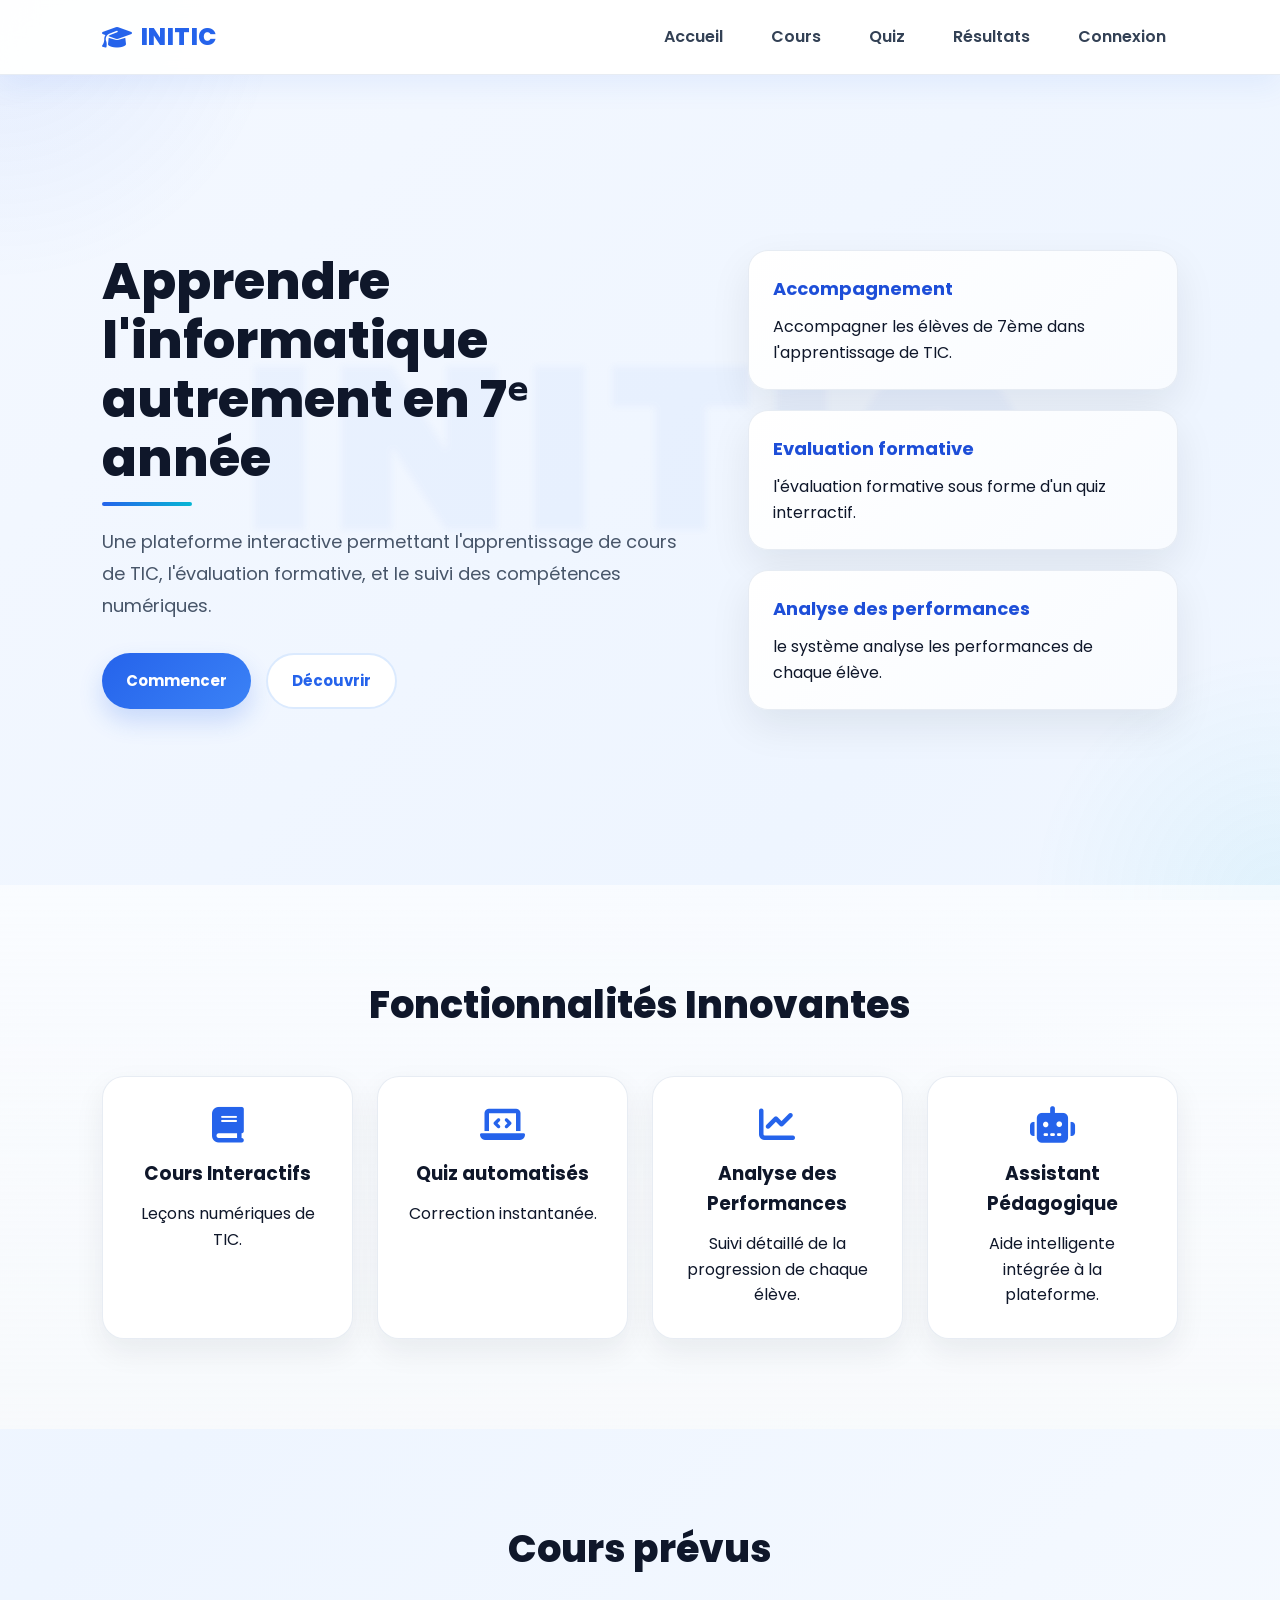
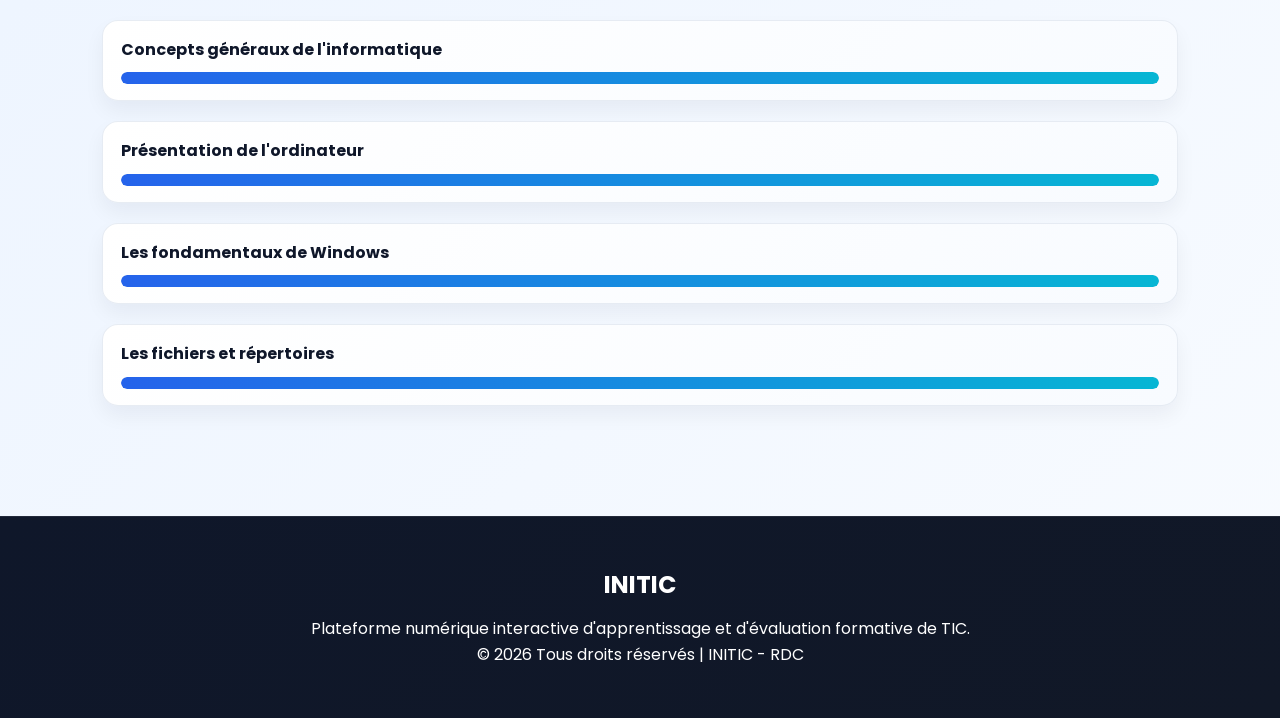
<file: Application/index.html>
<!DOCTYPE html>
<html lang="fr">

<head>
    <meta charset="UTF-8">
    <meta name="viewport" content="width=device-width, initial-scale=1.0">
    <title>INITIC - Plateforme d'apprentissage numérique</title>
    <base href="./">

    <link rel="stylesheet" href="CSS/responsive.css">
    <link rel="stylesheet" href="CSS/Style.css">

    <link rel="preconnect" href="https://fonts.googleapis.com">
    <link href="https://fonts.googleapis.com/css2?family=Poppins:wght@300;400;500;600;700&display=swap"
        rel="stylesheet">

    <link rel="stylesheet"
        href="https://cdnjs.cloudflare.com/ajax/libs/font-awesome/6.7.1/css/all.min.css">
</head>

<body onload="updateNavbar()">

    <!-- HEADER -->

    <header class="header">

        <div class="logo">
            <i class="fa-solid fa-graduation-cap"></i>
            INITIC
        </div>

        <nav aria-label="Navigation principale">
            <ul>
                <li><a href="index.html" title="Accueil" aria-label="Aller à l'accueil">Accueil</a></li>
                <li><a href="Cours.html" title="Mes cours" aria-label="Voir mes cours">Cours</a></li>
                <li><a href="Quiz.html" title="Quiz" aria-label="Accéder aux quiz">Quiz</a></li>
                <li><a href="Resultats.html" title="Résultats obtenus" aria-label="Voir mes résultats">Résultats</a></li>
                <li><a href="login.html" title="Se connecter" aria-label="Page de connexion">Connexion</a></li>
            </ul>
        </nav>

    </header>

    <!-- HERO -->

    <section class="hero">

        <div class="hero-left">

            <h1>
                Apprendre l'informatique autrement en 7ᵉ année
            </h1>

            <p>
                Une plateforme interactive permettant
                l'apprentissage de cours de TIC, l'évaluation formative,
                 et le suivi
                des compétences numériques.
            </p>

            <div class="hero-buttons">

                <a href="#" onclick="checkAccessAndNavigate('Cours.html'); return false;" class="btn-primary" aria-label="Commencer l'apprentissage" title="Commencer">
                    Commencer
                </a>

                <a href="#" onclick="checkAccessAndNavigate('Resultats.html'); return false;" class="btn-secondary" aria-label="Découvrir la plateforme" title="Découvrir">
                    Découvrir
                </a>

            </div>

        </div>

        <div class="hero-right">

            <div class="card-preview">

                <h3>Accompagnement</h3>

                <p>
                    Accompagner les élèves de 7ème dans l'apprentissage de TIC.
                </p>

            </div>

            <div class="card-preview">

                <h3>Evaluation formative</h3>

                <p>
                   l'évaluation formative sous forme d'un quiz interractif.
                </p>

            </div>

            <div class="card-preview">

                <h3>Analyse des performances</h3>

                <p>
                    le système analyse les performances de chaque élève.
                </p>

            </div>

        </div>

    </section>

    <!-- FONCTIONNALITÉS -->

    <section class="features">

        <h2>Fonctionnalités Innovantes</h2>

        <div class="feature-grid">

            <div class="feature-card">
                <i class="fa-solid fa-book"></i>
                <h3>Cours Interactifs</h3>
                <p>Leçons numériques de TIC.</p>
            </div>

            <div class="feature-card">
                <i class="fa-solid fa-laptop-code"></i>
                <h3>Quiz automatisés</h3>
                <p>Correction instantanée.</p>
            </div>

            <div class="feature-card">
                <i class="fa-solid fa-chart-line"></i>
                <h3>Analyse des Performances</h3>
                <p>Suivi détaillé de la progression de chaque élève.</p>
            </div>

            <div class="feature-card">
                <i class="fa-solid fa-robot"></i>
                <h3>Assistant Pédagogique</h3>
                <p>Aide intelligente intégrée à la plateforme.</p>
            </div>

        </div>

    </section>

    <!-- RÉSULTATS OBTENUS -->

    <section class="skills">

        <h2>Cours prévus</h2>

        <div class="skill-box">

            <div class="skill">
                <span>Concepts généraux de l'informatique</span>
                <div class="progress">
                    <div style="width:100%"></div>
                </div>
            </div>

            <div class="skill">
                <span>Présentation de l'ordinateur</span>
                <div class="progress">
                    <div style="width:100%"></div>
                </div>
            </div>

            <div class="skill">
                <span>Les fondamentaux de Windows</span>
                <div class="progress">
                    <div style="width:100%"></div>
                </div>
            </div>

            <div class="skill">
                <span>Les fichiers et répertoires</span>
                <div class="progress">
                    <div style="width:100%"></div>
                </div>
            </div>

        </div>

    </section>

    <!-- FOOTER -->

    <footer>

        <h3>INITIC</h3>

        <p>
            Plateforme numérique interactive d'apprentissage
            et d'évaluation formative de TIC.
        </p>

        <p>
            © 2026 Tous droits réservés | INITIC - RDC
        </p>

    </footer>

<script src="JavaScript/Protection.js"></script>
<script>
// Mise à jour dynamique de la navbar selon l'authentification
function updateNavbar() {
    const isConnected = localStorage.getItem('isConnected') === 'true';
    const navList = document.querySelector('nav ul');
    
    if (isConnected) {
        // Remplacer le lien "Connexion" par "Déconnexion"
        const connectionLink = navList.querySelector('li:last-child');
        connectionLink.innerHTML = '<a href="#" onclick="logout(); return false;" title="Se déconnecter" aria-label="Déconnexion">Déconnexion</a>';
        
        // Mettre à jour les liens pour qu'ils soient accessibles
        const coursLink = navList.querySelector('li:nth-child(2) a');
        const quizLink = navList.querySelector('li:nth-child(3) a');
        const resultsLink = navList.querySelector('li:nth-child(4) a');
        
        if (coursLink) coursLink.style.cursor = 'pointer';
        if (quizLink) quizLink.style.cursor = 'pointer';
        if (resultsLink) resultsLink.style.cursor = 'pointer';
    }
}

// Initialiser la navbar au chargement
document.addEventListener('DOMContentLoaded', function() {
    updateNavbar();
    if (typeof applyRoleNavigation === 'function') {
        applyRoleNavigation();
    }
    
    // Ajouter un listener pour les changements de connexion
    window.addEventListener('storage', function(e) {
        if (e.key === 'isConnected') {
            updateNavbar();
            if (typeof applyRoleNavigation === 'function') {
                applyRoleNavigation();
            }
        }
    });
});

// Redirection pour les boutons du hero si pas connecté
function checkAccessAndNavigate(url) {
    const isConnected = localStorage.getItem('isConnected') === 'true';
    if (!isConnected) {
        alert('Vous devez être connecté pour accéder à cette page. Veuillez vous connecter ou créer un compte.');
        window.location.href = 'login.html';
    } else {
        window.location.href = url;
    }
}
</script>

</body>

</html>
</file>
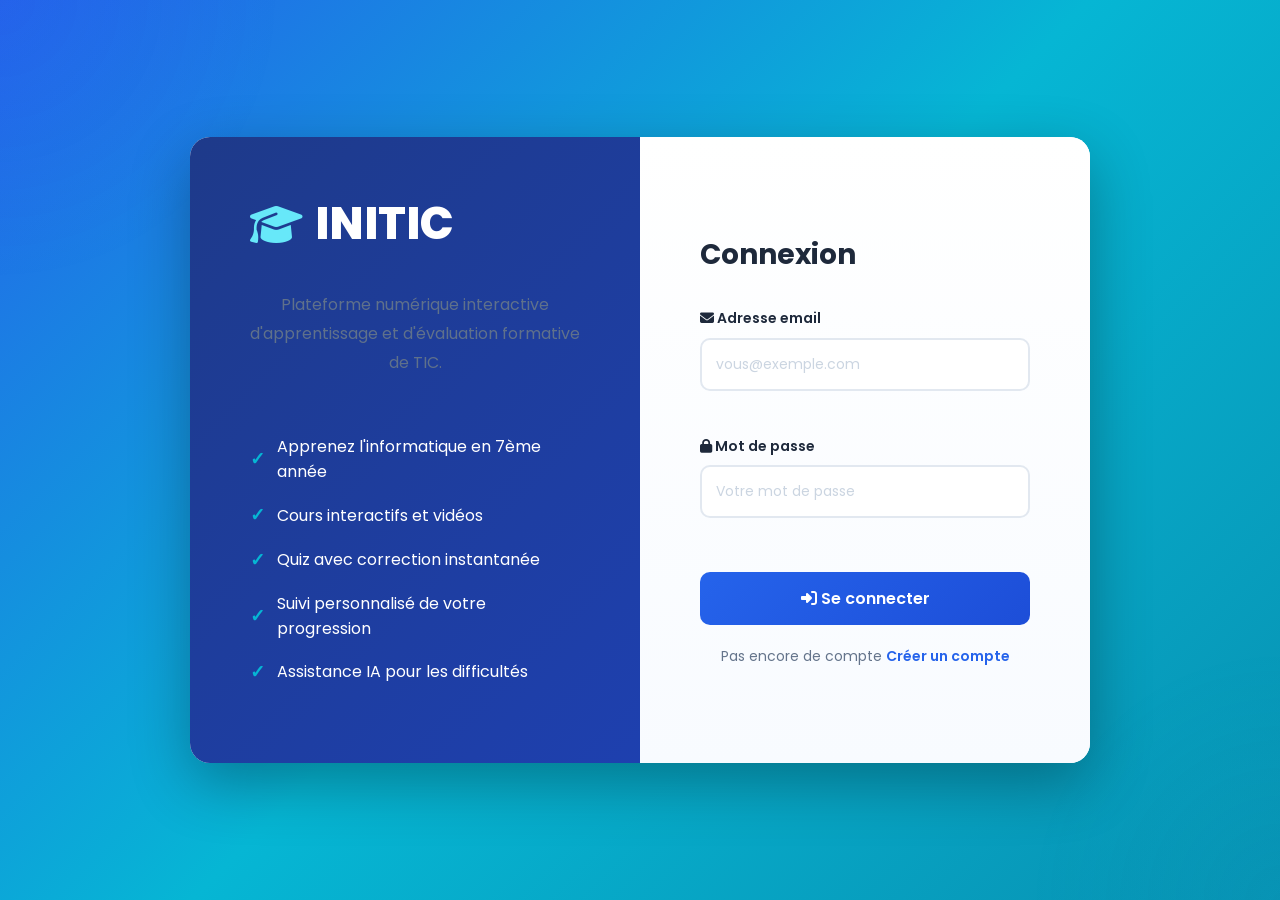
<file: Application/Assistant.html>
<!DOCTYPE html>
<html lang="fr">

<head>
<meta charset="UTF-8">
<meta name="viewport" content="width=device-width, initial-scale=1.0">

<title>Assistant IA | INITIC</title>

<link rel="stylesheet" href="CSS/responsive.css">
<link rel="stylesheet" href="CSS/Cours.css">

<link href="https://fonts.googleapis.com/css2?family=Poppins:wght@300;400;500;600;700&display=swap" rel="stylesheet">

<link rel="stylesheet" href="https://cdnjs.cloudflare.com/ajax/libs/font-awesome/6.7.1/css/all.min.css">

<style>
.assistant-container {
  max-width: 900px;
  margin: 0 auto;
  padding: 2rem 5%;
}

#chatBox {
  background: white;
  border-radius: 12px;
  padding: 1.5rem;
  margin-bottom: 1.5rem;
  height: 400px;
  overflow-y: auto;
  box-shadow: 0 2px 8px rgba(0,0,0,0.08);
  border: 1px solid #e2e8f0;
}

.message {
  margin-bottom: 1rem;
  display: flex;
  gap: 0.75rem;
  animation: slideIn 0.3s ease;
}

.message.bot {
  justify-content: flex-start;
}

.message.user {
  justify-content: flex-end;
}

.message-content {
  max-width: 70%;
  padding: 0.75rem 1rem;
  border-radius: 8px;
  line-height: 1.5;
  font-size: 14px;
}

.message.bot .message-content {
  background: #f1f5f9;
  color: #1e293b;
  border-left: 3px solid #2563eb;
}

.message.user .message-content {
  background: #2563eb;
  color: white;
}

@keyframes slideIn {
  from { opacity: 0; transform: translateY(10px); }
  to { opacity: 1; transform: translateY(0); }
}

@media (max-width: 768px) {
  #chatBox {
    height: 300px;
  }

  .message-content {
    max-width: 85%;
  }
}
</style>

</head>

<body onload="checkAuth(); updateHeaderWithStudentName();">

<!-- HEADER RESPONSIF -->
<header class="header-responsive" style="background: white; box-shadow: 0 2px 15px rgba(0,0,0,0.05); position: sticky; top: 0; z-index: 100; padding: 15px 5%;">

  <div style="display: flex; justify-content: space-between; align-items: center; width: 100%;">
    
    <!-- LOGO -->
    <div class="logo" style="font-size: 24px; font-weight: 700; color: #2563eb; flex-shrink: 0;">
      <i class="fa-solid fa-graduation-cap"></i> INITIC
    </div>

    <!-- HAMBURGER MENU (mobile) -->
    <button id="hamburger" class="hamburger" aria-label="Menu" style="display: none; background: none; border: none; cursor: pointer; font-size: 24px; color: #2563eb;">
      <i class="fa-solid fa-bars"></i>
    </button>

    <!-- NAVIGATION DESKTOP - centré avec flex-grow -->
    <nav id="navMenu" class="nav-menu" style="display: flex; gap: 3rem; flex-grow: 1; justify-content: center;">
      <a href="index.html" style="text-decoration: none; color: #334155; font-weight: 500; transition: 0.3s;">Accueil</a>
      <a href="Cours.html" style="text-decoration: none; color: #334155; font-weight: 500; transition: 0.3s;">Cours</a>
      <a href="Quiz.html" style="text-decoration: none; color: #334155; font-weight: 500; transition: 0.3s;">Quiz</a>
      <a href="Resultats.html" style="text-decoration: none; color: #334155; font-weight: 500; transition: 0.3s;">Résultats</a>
      <a href="Assistant.html" style="text-decoration: none; color: #2563eb; font-weight: 600; border-bottom: 3px solid #2563eb;">Assistant</a>
    </nav>

    <!-- PROFIL UTILISATEUR -->
    <div class="user-profile" style="display: flex; align-items: center; gap: 1rem; flex-shrink: 0;">
      <span class="user-icon" style="color: #334155; font-weight: 500;">👨‍🎓 Élève</span>
      <button class="logout-button" onclick="logout()">Déconnexion</button>
    </div>
  </div>

  <!-- NAV MOBILE (caché par défaut) -->
  <nav id="mobileNav" class="mobile-nav" style="display: none; flex-direction: column; gap: 1rem; margin-top: 1rem; padding-top: 1rem; border-top: 1px solid #e2e8f0;">
    <a href="index.html">Accueil</a>
    <a href="Cours.html">Cours</a>
    <a href="Quiz.html">Quiz</a>
    <a href="Resultats.html">Résultats</a>
    <a href="Assistant.html">Assistant</a>
    <button class="logout-button" onclick="logout()">Déconnexion</button>
  </nav>

</header>

<!-- CONTENU PRINCIPAL -->
<main class="assistant-container">

<!-- EN-TÊTE -->
<div style="background: linear-gradient(135deg, #10b981, #059669); color: white; border-radius: 15px; padding: 2rem; margin-bottom: 2rem;">
  <h1 style="font-size: clamp(24px, 5vw, 36px); margin-bottom: 0.5rem;">🤖 Assistant IA INITIC</h1>
  <p style="opacity: 0.95;">Votre tuteur personnel pour vous aider à réussir en informatique</p>
</div>

<!-- CHAT DISPLAY -->
<div id="chatBox" style="background: white; border-radius: 12px; padding: 1.5rem; margin-bottom: 1.5rem; height: 400px; overflow-y: auto; box-shadow: 0 2px 8px rgba(0,0,0,0.08); border: 1px solid #e2e8f0;">
</div>

<!-- INPUT AREA -->
<div style="display: flex; gap: 1rem; margin-bottom: 1rem;">
  <input type="text" id="userInput" placeholder="🔍 Posez une question..." style="flex: 1; padding: 0.75rem 1rem; border: 2px solid #e2e8f0; border-radius: 8px; font-family: 'Poppins', sans-serif; font-size: 14px;" onkeypress="if(event.key==='Enter') sendMessage();">
  <button onclick="sendMessage()" style="background: linear-gradient(135deg, #10b981, #059669); color: white; padding: 0.75rem 1.5rem; border: none; border-radius: 8px; cursor: pointer; font-weight: 600; font-family: 'Poppins', sans-serif;">Envoyer</button>
</div>

</main>

<script src="JavaScript/Protection.js"></script>

<script>
// Hamburger Menu
const hamburger = document.getElementById('hamburger');
const navMenu = document.getElementById('navMenu');
const mobileNav = document.getElementById('mobileNav');

function toggleMobileMenu() {
  if (window.innerWidth <= 768) {
    hamburger.style.display = 'inline-flex';
    navMenu.style.display = 'none';
    mobileNav.classList.remove('open');
  } else {
    hamburger.style.display = 'none';
    navMenu.style.display = 'flex';
    mobileNav.classList.remove('open');
  }
}

hamburger?.addEventListener('click', () => {
  mobileNav.classList.toggle('open');
});

window.addEventListener('resize', toggleMobileMenu);
toggleMobileMenu();

// Base de connaissances pédagogique enrichie avec contexte complet
const knowledgeBase = {
  "cpu": {
    keywords: ["cpu", "processeur", "unité centrale", "ghz", "fréquence"],
    answer: "🖥️ **CPU (Processeur Central)** - Le cœur de votre ordinateur qui exécute toutes les instructions.\n\n• **Rôle**: Effectuer les calculs et les opérations logiques\n• **Vitesse**: Mesurée en GHz (gigahertz)\n• **Cores**: Plus de cœurs = traitement multitâche meilleur\n• **Cache**: Mémoire rapide intégrée dans le CPU\n\n**Exemple**: Un CPU avec 8 cores à 3.5 GHz peut exécuter 8 opérations par cycle d'horloge."
  },
  "ram": {
    keywords: ["ram", "mémoire", "volatile", "go", "mb"],
    answer: "💾 **RAM (Mémoire Vive)** - Mémoire temporaire ultra-rapide de votre ordinateur.\n\n• **Type**: Volatile (données perdues à l'extinction)\n• **Vitesse**: Très rapide comparée au disque dur\n• **Rôle**: Stocke les programmes et données en cours d'utilisation\n• **Taille typique**: 8 Go, 16 Go ou 32 Go\n\n**Astuce**: Plus vous avez de RAM, plus votre ordinateur peut exécuter de programmes simultanément sans ralentir."
  },
  "internet": {
    keywords: ["internet", "web", "réseau", "connection", "adresse ip", "wifi"],
    answer: "🌐 **Internet et le Web** - Le réseau mondial connectant des milliards d'appareils.\n\n• **Internet**: Réseau global d'ordinateurs interconnectés\n• **Web (WWW)**: Application d'Internet utilisant le protocole HTTP/HTTPS\n• **Adresse IP**: Identifiant unique pour chaque appareil (ex: 192.168.1.1)\n• **Protocoles**: HTTP (pages web), HTTPS (sécurisé), FTP (fichiers)\n\n**Comment ça marche**: Vos données passent par des serveurs interconnectés pour atteindre leur destination via des câbles, satellites et ondes radio."
  },
  "sécurité": {
    keywords: ["sécurité", "virus", "antivirus", "password", "mot de passe", "firewall", "phishing"],
    answer: "🔒 **Sécurité Informatique** - Protégez vos données et votre vie privée.\n\n• **Mots de passe**: Au moins 8 caractères avec majuscules, chiffres et symboles\n• **Antivirus**: Détecte et supprime les logiciels malveillants\n• **Pare-feu (Firewall)**: Contrôle le trafic réseau entrant/sortant\n• **Mises à jour**: Corrigent les failles de sécurité\n• **Phishing**: Arnaque par email/SMS - ne cliquez pas sur les liens suspects\n\n**Conseil**: Utilisez un gestionnaire de mots de passe et l'authentification à deux facteurs."
  },
  "windows": {
    keywords: ["windows", "système d'exploitation", "os", "explorateur", "fichiers"],
    answer: "🪟 **Windows - Système d'Exploitation** - Logiciel qui gère votre ordinateur.\n\n• **Versions récentes**: Windows 10 et Windows 11\n• **Rôle**: Gérer les ressources (CPU, RAM, disque dur), applications\n• **Interface**: Bureau avec fenêtres, icônes, barre des tâches\n• **Explorateur de fichiers**: Permet de naviguer dans vos dossiers\n• **Paramètres**: Configuration du système et des appareils\n\n**Astuces**: Utilisez Ctrl+Alt+Suppr pour la gestion des tâches, Win+D pour le bureau."
  },
  "word": {
    keywords: ["word", "traitement de texte", "document", "feuille", "mise en forme", "police"],
    answer: "📝 **Microsoft Word** - Logiciel de traitement de texte professionnel.\n\n• **Fonction**: Créer et formater des documents texte\n• **Formatage**: Gras, italique, souligné, couleurs, polices\n• **Outils**: Tables, images, en-têtes/pieds de page, styles\n• **Export**: Possibilité d'exporter en PDF\n• **Collaboration**: Partage et édition en temps réel\n\n**Usage courant**: Essais, rapports, lettres, CV, présentation de projet."
  },
  "excel": {
    keywords: ["excel", "tableur", "feuille de calcul", "formule", "graphique", "somme"],
    answer: "📊 **Microsoft Excel** - Tableur pour traiter et analyser des données.\n\n• **Structure**: Lignes, colonnes, cellules (ex: A1, B2)\n• **Formules**: =SUM (somme), =AVERAGE (moyenne), =IF (condition)\n• **Graphiques**: Visualiser les données sous forme de graphes\n• **Filtres et tri**: Organiser et trouver rapidement les données\n• **Fonctions avancées**: VLOOKUP, pivot tables, macros\n\n**Exemple**: =SUM(A1:A10) additionne les valeurs de A1 à A10."
  },
  "hardware": {
    keywords: ["hardware", "matériel", "composant", "disque", "carte mère", "gpu"],
    answer: "⚙️ **Matériel Informatique (Hardware)** - Composants physiques de l'ordinateur.\n\n• **Composants essentiels**:\n  - CPU: Processeur central\n  - RAM: Mémoire vive\n  - SSD/HDD: Stockage permanent\n  - Carte mère: Connecte tous les composants\n  - GPU: Carte graphique pour affichage\n  - Alimentation: Fournit l'électricité\n  - Refroidissement: Ventilateurs et radiateurs\n\n**Différence**: Le hardware est physique, tandis que le software (logiciel) est des programmes."
  },
  "réseaux": {
    keywords: ["réseau", "routeur", "commutateur", "adresse ip", "ping", "lan"],
    answer: "🖧 **Réseaux Informatiques** - Connexion entre plusieurs ordinateurs.\n\n• **Types de réseaux**:\n  - LAN: Réseau local (maison, bureau)\n  - WAN: Réseau étendu (Internet)\n  - WiFi: Connexion sans fil\n  - Ethernet: Connexion filaire\n\n• **Outils réseau**:\n  - Routeur: Dirige le trafic réseau\n  - Commutateur (Switch): Connecte plusieurs appareils\n  - Modem: Connexion Internet\n  - Ping: Teste la connexion réseau\n\n**Astuce**: Utilisez un mot de passe fort pour votre WiFi !"
  },
  "default": {
    answer: "❓ Je ne suis pas certain de la réponse à votre question.\n\nVous pouvez me poser des questions sur :\n✓ CPU et Processeurs\n✓ RAM (Mémoire vive)\n✓ Internet et Web\n✓ Sécurité informatique\n✓ Windows\n✓ Microsoft Word\n✓ Microsoft Excel\n✓ Matériel informatique (Hardware)\n✓ Réseaux informatiques\n\nEssayez de reformuler votre question ou consultez vos cours pour plus de détails !"
  }
};

function findAnswer(question) {
  const lower = question.toLowerCase();
  for (const key in knowledgeBase) {
    if (key !== 'default') {
      const entry = knowledgeBase[key];
      for (const keyword of entry.keywords) {
        if (lower.includes(keyword)) {
          return entry.answer;
        }
      }
    }
  }
  return knowledgeBase.default.answer;
}

function setQuestion(q) {
  document.getElementById('userInput').value = q;
  sendMessage();
}

function sendMessage() {
  const input = document.getElementById('userInput');
  const message = input.value.trim();
  
  if (!message) return;
  
  // Afficher le message de l'utilisateur
  const chatBox = document.getElementById('chatBox');
  const userMessageDiv = document.createElement('div');
  userMessageDiv.className = 'message user';
  userMessageDiv.innerHTML = `<div class="message-content">${escapeHtml(message)}</div>`;
  chatBox.appendChild(userMessageDiv);
  input.value = '';
  
  // Trouver la réponse
  const answer = findAnswer(message);
  setTimeout(() => {
    const botMessageDiv = document.createElement('div');
    botMessageDiv.className = 'message bot';
    botMessageDiv.innerHTML = `<div class="message-content">${escapeHtml(answer).replace(/\n/g, '<br>')}</div>`;
    chatBox.appendChild(botMessageDiv);
    chatBox.scrollTop = chatBox.scrollHeight;
  }, 600);
  
  chatBox.scrollTop = chatBox.scrollHeight;
}

function escapeHtml(text) {
  const div = document.createElement('div');
  div.textContent = text;
  return div.innerHTML;
}

const tic7Curriculum = [
  {
    title: "Concepts généraux de l'informatique",
    keywords: ["informatique", "information", "donnée", "traitement", "résultat", "tic"],
    short: "L'informatique est la science du traitement automatique de l'information à l'aide d'un ordinateur.",
    details: "Notions importantes : une donnée est un élément brut, l'information est une donnée qui a du sens, le traitement transforme les données, et le résultat est l'information obtenue après traitement. Les TIC servent à apprendre, communiquer, chercher, produire et stocker des informations."
  },
  {
    title: "Présentation de l'ordinateur",
    keywords: ["ordinateur", "unité centrale", "écran", "clavier", "souris", "périphérique", "matériel", "hardware", "software", "logiciel"],
    short: "Un ordinateur est une machine électronique qui reçoit, traite, stocke et restitue des informations.",
    details: "On distingue le matériel, qui est la partie physique visible comme l'unité centrale, l'écran, le clavier, la souris et l'imprimante, et le logiciel, qui est l'ensemble des programmes comme Windows, Word ou Excel. Les périphériques peuvent être d'entrée, de sortie ou mixtes."
  },
  {
    title: "Windows",
    keywords: ["windows", "bureau", "icône", "barre des tâches", "démarrer", "fenêtre", "système d'exploitation"],
    short: "Windows est un système d'exploitation qui permet de gérer l'ordinateur et d'utiliser les programmes.",
    details: "Le bureau Windows contient les icônes, la barre des tâches, le bouton Démarrer et la zone de notification. Une fenêtre contient souvent une barre de titre, des boutons réduire/agrandir/fermer et une zone de travail."
  },
  {
    title: "Fichiers et répertoires",
    keywords: ["fichier", "dossier", "répertoire", "extension", "copier", "coller", "couper", "renommer", "corbeille"],
    short: "Un fichier contient des informations enregistrées; un dossier sert à organiser plusieurs fichiers.",
    details: "Exemples : .docx pour un document Word, .jpg pour une image, .xlsx pour un classeur Excel. Les raccourcis utiles sont Ctrl+C pour copier, Ctrl+V pour coller et Ctrl+X pour couper. La corbeille garde temporairement les fichiers supprimés."
  },
  {
    title: "Internet, navigateurs et moteurs de recherche",
    keywords: ["internet", "web", "navigateur", "moteur de recherche", "google", "bing", "chrome", "edge", "adresse"],
    short: "Internet est un réseau mondial; un navigateur ouvre les sites web; un moteur de recherche aide à trouver des informations.",
    details: "Chrome, Edge, Firefox ou Opera sont des navigateurs. Google et Bing sont des moteurs de recherche. Pour bien chercher, il faut utiliser des mots-clés précis, comparer les sources et éviter les sites suspects."
  },
  {
    title: "Microsoft Word",
    keywords: ["word", "traitement de texte", "document", "ruban", "zone de travail", "police", "mise en forme"],
    short: "Microsoft Word est un logiciel de traitement de texte utilisé pour créer et mettre en forme des documents.",
    details: "Son interface contient la barre de titre, la barre d'outils d'accès rapide, le ruban, la zone de travail, la barre de défilement et la barre d'état. On l'utilise pour écrire, corriger, enregistrer et présenter un texte."
  }
];

function findAnswer(question) {
  const lower = question.toLowerCase();
  const wantsDetails = /(explique|détaille|comment|pourquoi|définis|definition|définition|rôle|exemple)/i.test(question);
  const topic = tic7Curriculum.find(item => item.keywords.some(keyword => lower.includes(keyword)));

  if (!topic) {
    return "Je peux répondre sur les cours TIC de 7ème : informatique, ordinateur, matériel et logiciel, Windows, fichiers et dossiers, Internet, moteurs de recherche et Microsoft Word. Pose ta question avec un mot-clé du cours.";
  }

  if (!wantsDetails && question.split(/\s+/).length <= 7) {
    return `${topic.title} : ${topic.short}`;
  }

  return `${topic.title}\n${topic.short}\n\n${topic.details}`;
}
</script>

</body>

</html>
</file>
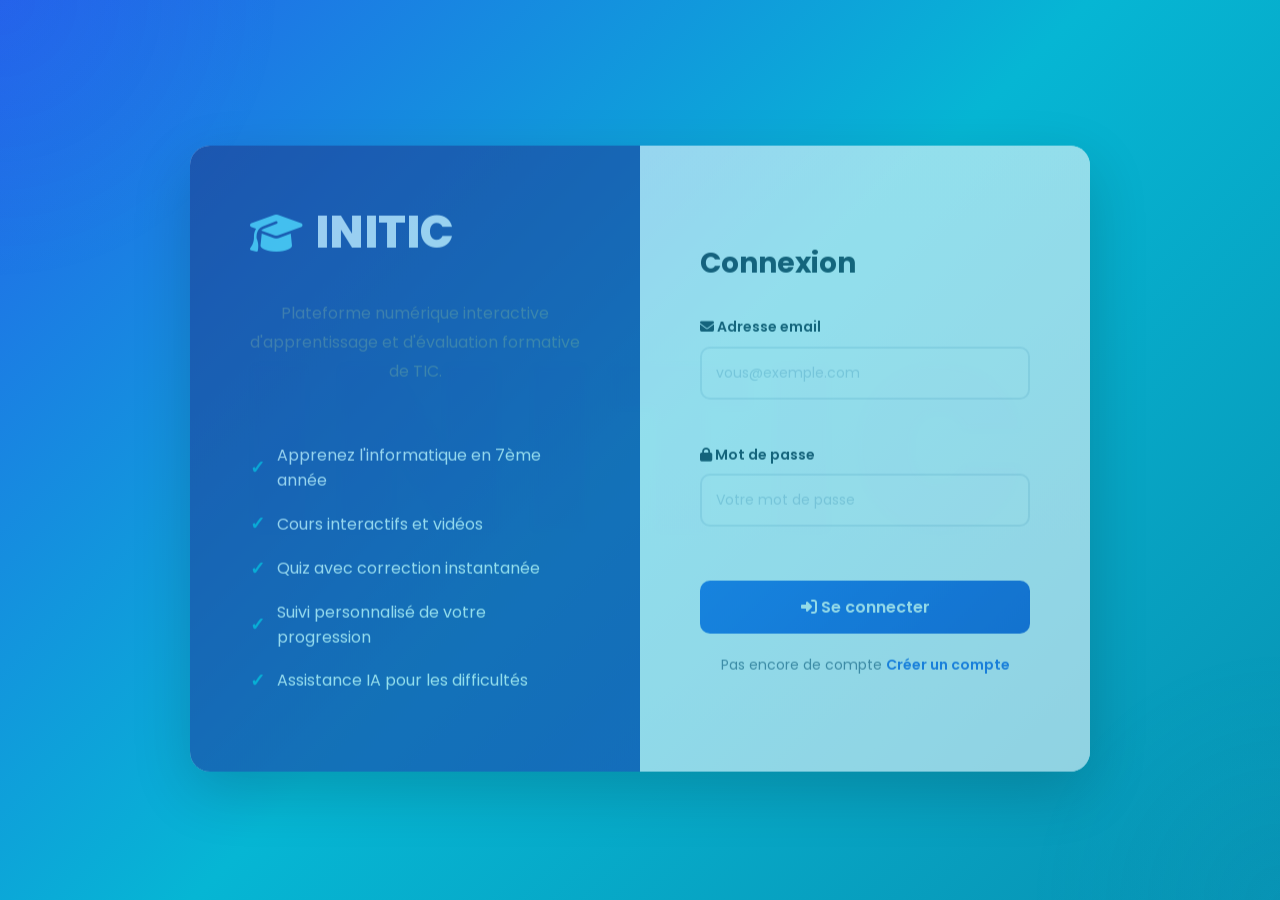
<file: Application/Cours.html>
<!DOCTYPE html>
<html lang="fr">

<head>
<meta charset="UTF-8">
<meta name="viewport" content="width=device-width, initial-scale=1.0">

<title>Mes Cours | INITIC</title>

<link rel="stylesheet" href="CSS/responsive.css">
<link rel="stylesheet" href="CSS/Cours.css">

<link href="https://fonts.googleapis.com/css2?family=Poppins:wght@300;400;500;600;700&display=swap" rel="stylesheet">

<link rel="stylesheet" href="https://cdnjs.cloudflare.com/ajax/libs/font-awesome/6.7.1/css/all.min.css">

</head>

<body onload="checkAuth(); updateHeaderWithStudentName(); renderTeacherCourses(); loadCourseProgress();">

<!-- HEADER RESPONSIF -->
<header class="header-responsive" style="background: white; box-shadow: 0 2px 15px rgba(0,0,0,0.05); position: sticky; top: 0; z-index: 100; padding: 15px 5%;">

  <div style="display: flex; justify-content: space-between; align-items: center; width: 100%;">
    
    <!-- LOGO -->
    <div class="logo" style="font-size: 24px; font-weight: 700; color: #2563eb; flex-shrink: 0;">
      <i class="fa-solid fa-graduation-cap"></i> INITIC
    </div>

    <!-- HAMBURGER MENU (mobile) -->
    <button id="hamburger" class="hamburger" aria-label="Menu" style="display: none; background: none; border: none; cursor: pointer; font-size: 24px; color: #2563eb;">
      <i class="fa-solid fa-bars"></i>
    </button>

    <!-- NAVIGATION DESKTOP - centré avec flex-grow -->
    <nav id="navMenu" class="nav-menu" style="display: flex; gap: 3rem; flex-grow: 1; justify-content: center;">
      <a href="index.html" style="text-decoration: none; color: #334155; font-weight: 500; transition: 0.3s;">Accueil</a>
      <a href="Cours.html" style="text-decoration: none; color: #2563eb; font-weight: 600; border-bottom: 3px solid #2563eb;">Cours</a>
      <a href="Quiz.html" style="text-decoration: none; color: #334155; font-weight: 500; transition: 0.3s;">Quiz</a>
      <a href="Resultats.html" style="text-decoration: none; color: #334155; font-weight: 500; transition: 0.3s;">Résultats</a>
      <a href="Assistant.html" style="text-decoration: none; color: #334155; font-weight: 500; transition: 0.3s;">Assistant</a>
    </nav>

    <!-- PROFIL UTILISATEUR -->
    <div class="user-profile" style="display: flex; align-items: center; gap: 1rem; flex-shrink: 0;">
      <span class="user-icon" style="color: #334155; font-weight: 500;">👨‍🎓 Élève</span>
      <button class="logout-button" onclick="logout()">Déconnexion</button>
    </div>
  </div>

  <!-- NAV MOBILE (caché par défaut) -->
  <nav id="mobileNav" class="mobile-nav" style="display: none; flex-direction: column; gap: 1rem; margin-top: 1rem; padding-top: 1rem; border-top: 1px solid #e2e8f0;">
    <a href="index.html">Accueil</a>
    <a href="Cours.html">Cours</a>
    <a href="Quiz.html">Quiz</a>
    <a href="Resultats.html">Résultats</a>
    <a href="Assistant.html">Assistant</a>
    <button class="logout-button" onclick="logout()">Déconnexion</button>
  </nav>

</header>

<!-- CONTENU PRINCIPAL -->
<main class="courses-container" style="max-width: 1200px; margin: 0 auto; padding: 2rem 5%;">

<!-- HEADER SECTION -->
<div style="background: linear-gradient(135deg, #2563eb, #06b6d4); color: white; border-radius: 15px; padding: 2rem; margin-bottom: 2rem;">
  <h1 style="font-size: clamp(24px, 5vw, 36px); margin-bottom: 0.5rem;">📚 Mes Cours - 7ᵉ année</h1>
  <p style="opacity: 0.95;">Programme officiel de TIC en République Démocratique du Congo</p>
</div>

<!-- FILTRES -->
<div style="display: flex; gap: 1rem; margin-bottom: 2rem; flex-wrap: wrap;">
  <button onclick="filterCourses('all', this)" class="filter-btn active" style="padding: 0.75rem 1.5rem; border: 2px solid #2563eb; background: #2563eb; color: white; border-radius: 8px; cursor: pointer; font-weight: 600;">Cours disponibles</button>
</div>

<!-- GRILLE DE COURS -->
<div class="courses-grid" style="display: grid; grid-template-columns: repeat(auto-fit, minmax(300px, 1fr)); gap: 2rem; margin-bottom: 2rem;">

<!-- COURS 1 -->
<div class="course-card" data-category="hardware" style="background: white; border-radius: 12px; overflow: hidden; box-shadow: 0 2px 8px rgba(0,0,0,0.1); transition: 0.3s;">
  <div style="background: linear-gradient(135deg, #f59e0b, #f97316); color: white; padding: 2rem; text-align: center;">
    <div style="font-size: 3rem; margin-bottom: 1rem;">💻</div>
    <h3 style="font-size: 20px; margin-bottom: 0.5rem;">MTIC1.1. Introduction à l'Informatique</h3>
  </div>
  <div style="padding: 1.5rem;">
    <p style="color: #64748b; margin-bottom: 1rem;">Concepts généraux de l'informatique: Définition des  concepts, Domaines d'application, Avantages et dangers.</p>
    <div style="margin-bottom: 1rem;">
      <div style="display: flex; justify-content: space-between; margin-bottom: 0.5rem;">
       
      </div>
      <div style="background: #e2e8f0; border-radius: 8px; height: 8px;"><div style="background: linear-gradient(90deg, #f59e0b, #f97316); width: 75%; height: 100%; border-radius: 8px;"></div></div>
    </div>
    <button onclick="openCourse(1, 'Introduction à l\'Informatique')" style="width: 100%; padding: 0.75rem; background: linear-gradient(135deg, #f59e0b, #f97316); color: white; border: none; border-radius: 8px; cursor: pointer; font-weight: 600; margin-top: 1rem;">Commencer</button>
  </div>
</div>

<!-- COURS 2 -->
<div class="course-card" data-category="hardware" style="background: white; border-radius: 12px; overflow: hidden; box-shadow: 0 2px 8px rgba(0,0,0,0.1); transition: 0.3s;">
  <div style="background: linear-gradient(135deg, #3b82f6, #2563eb); color: white; padding: 2rem; text-align: center;">
    <div style="font-size: 3rem; margin-bottom: 1rem;">⚙️</div>
    <h3 style="font-size: 20px; margin-bottom: 0.5rem;"> MTIC1.2. Présentation de l'ordinateur</h3>
  </div>
  <div style="padding: 1.5rem;">
    <p style="color: #64748b; margin-bottom: 1rem;">Les matériels (hardware) et les logiciels (software).</p>
    <div style="margin-bottom: 1rem;">
      <div style="display: flex; justify-content: space-between; margin-bottom: 0.5rem;">
       
      </div>
      <div style="background: #e2e8f0; border-radius: 8px; height: 8px;"><div style="background: linear-gradient(90deg, #3b82f6, #2563eb); width: 60%; height: 100%; border-radius: 8px;"></div></div>
    </div>
    <button onclick="openCourse(2, 'Matériel Informatique')" style="width: 100%; padding: 0.75rem; background: linear-gradient(135deg, #3b82f6, #2563eb); color: white; border: none; border-radius: 8px; cursor: pointer; font-weight: 600; margin-top: 1rem;">Commencer</button>
  </div>
</div>

<!-- COURS 3 -->
<div class="course-card" data-category="software" style="background: white; border-radius: 12px; overflow: hidden; box-shadow: 0 2px 8px rgba(0,0,0,0.1); transition: 0.3s;">
  <div style="background: linear-gradient(135deg, #10b981, #059669); color: white; padding: 2rem; text-align: center;">
    <div style="font-size: 3rem; margin-bottom: 1rem;">🪟</div>
    <h3 style="font-size: 20px; margin-bottom: 0.5rem;">MTIC1.4. Fondamentaux de Windows</h3>
  </div>
  <div style="padding: 1.5rem;">
    <p style="color: #64748b; margin-bottom: 1rem;">Maîtrisez Windows : Rôles, Bureau Windows, Gestionnaire des tâches, Fenêtres.</p>
    <div style="margin-bottom: 1rem;">
      <div style="display: flex; justify-content: space-between; margin-bottom: 0.5rem;">
       
      </div>
      <div style="background: #e2e8f0; border-radius: 8px; height: 8px;"><div style="background: linear-gradient(90deg, #10b981, #059669); width: 50%; height: 100%; border-radius: 8px;"></div></div>
    </div>
    <button onclick="openCourse(3, 'Windows & Systèmes d\'Exploitation')" style="width: 100%; padding: 0.75rem; background: linear-gradient(135deg, #10b981, #059669); color: white; border: none; border-radius: 8px; cursor: pointer; font-weight: 600; margin-top: 1rem;">Commencer</button>
  </div>
</div>

<!-- COURS 4 -->
<div class="course-card" data-category="software" style="background: white; border-radius: 12px; overflow: hidden; box-shadow: 0 2px 8px rgba(0,0,0,0.1); transition: 0.3s;">
  <div style="background: linear-gradient(135deg, #8b5cf6, #7c3aed); color: white; padding: 2rem; text-align: center;">
    <div style="font-size: 3rem; margin-bottom: 1rem;">📝</div>
    <h3 style="font-size: 20px; margin-bottom: 0.5rem;">MTIC1.5. Fichiers et répertoires</h3>
  </div>
  <div style="padding: 1.5rem;">
    <p style="color: #64748b; margin-bottom: 1rem;">Créez des documents professionnels : Fichiers, extensions, répertoires.</p>
    <div style="margin-bottom: 1rem;">
      <div style="display: flex; justify-content: space-between; margin-bottom: 0.5rem;">
        
      </div>
      <div style="background: #e2e8f0; border-radius: 8px; height: 8px;"><div style="background: linear-gradient(90deg, #8b5cf6, #7c3aed); width: 30%; height: 100%; border-radius: 8px;"></div></div>
    </div>
    <button onclick="openCourse(4, 'Microsoft Word')" style="width: 100%; padding: 0.75rem; background: linear-gradient(135deg, #8b5cf6, #7c3aed); color: white; border: none; border-radius: 8px; cursor: pointer; font-weight: 600; margin-top: 1rem;">Commencer</button>
  </div>
</div>

<!-- COURS 5 -->
<div class="course-card" data-category="software" style="background: white; border-radius: 12px; overflow: hidden; box-shadow: 0 2px 8px rgba(0,0,0,0.1); transition: 0.3s;">
  <div style="background: linear-gradient(135deg, #ec4899, #db2777); color: white; padding: 2rem; text-align: center;">
    <div style="font-size: 3rem; margin-bottom: 1rem;">🌐</div>
    <h3 style="font-size: 20px; margin-bottom: 0.5rem;"> MTIC1.8. Navigateurs et moteurs de recherche </h3>
  </div>
  <div style="padding: 1.5rem;">
    <p style="color: #64748b; margin-bottom: 1rem;">Services internet, le navigateur web, moteur de recherche, différences entre navigateurs et moteurs, les bonnes pratiques sur internet.</p>
    <div style="margin-bottom: 1rem;">
      <div style="display: flex; justify-content: space-between; margin-bottom: 0.5rem;">
        
      </div>
      <div style="background: #e2e8f0; border-radius: 8px; height: 8px;"><div style="background: linear-gradient(90deg, #ec4899, #db2777); width: 15%; height: 100%; border-radius: 8px;"></div></div>
    </div>
    <button onclick="openCourse(5, 'Navigateurs et moteurs de recherche')" style="width: 100%; padding: 0.75rem; background: linear-gradient(135deg, #ec4899, #db2777); color: white; border: none; border-radius: 8px; cursor: pointer; font-weight: 600; margin-top: 1rem;">Commencer</button>
  </div>
</div>

<!-- COURS 6 -->
<div class="course-card" data-category="internet" style="background: white; border-radius: 12px; overflow: hidden; box-shadow: 0 2px 8px rgba(0,0,0,0.1); transition: 0.3s;">
  <div style="background: linear-gradient(135deg, #06b6d4, #0891b2); color: white; padding: 2rem; text-align: center;">
    <div style="font-size: 3rem; margin-bottom: 1rem;">🔗</div>
    <h3 style="font-size: 20px; margin-bottom: 0.5rem;">MTIC1.11. Aperçu et notions élémentaires de Microsoft Word</h3>
  </div>
  <div style="padding: 1.5rem;">
    <p style="color: #64748b; margin-bottom: 1rem;">Lancement de Word,  Présentation de l'interface.</p>
    <div style="margin-bottom: 1rem;">
      <div style="display: flex; justify-content: space-between; margin-bottom: 0.5rem;">
       
      </div>
      <div style="background: #e2e8f0; border-radius: 8px; height: 8px;"><div style="background: linear-gradient(90deg, #06b6d4, #0891b2); width: 0%; height: 100%; border-radius: 8px;"></div></div>
    </div>
    <button onclick="openCourse(6, 'Internet et Web')" style="width: 100%; padding: 0.75rem; background: linear-gradient(135deg, #06b6d4, #0891b2); color: white; border: none; border-radius: 8px; cursor: pointer; font-weight: 600; margin-top: 1rem;">Commencer</button>
  </div>
</div>


</main>

<script src="JavaScript/Protection.js"></script>

<script>
// Hamburger Menu
const hamburger = document.getElementById('hamburger');
const navMenu = document.getElementById('navMenu');
const mobileNav = document.getElementById('mobileNav');

function toggleMobileMenu() {
  if (window.innerWidth <= 768) {
    hamburger.style.display = 'inline-flex';
    navMenu.style.display = 'none';
    mobileNav.classList.remove('open');
  } else {
    hamburger.style.display = 'none';
    navMenu.style.display = 'flex';
    mobileNav.classList.remove('open');
  }
}

hamburger?.addEventListener('click', () => {
  mobileNav.classList.toggle('open');
});

window.addEventListener('resize', toggleMobileMenu);
toggleMobileMenu();

// Charger les progressions des cours depuis localStorage
function escapeHtml(value) {
  return String(value)
    .replace(/&/g, '&amp;')
    .replace(/</g, '&lt;')
    .replace(/>/g, '&gt;')
    .replace(/"/g, '&quot;')
    .replace(/'/g, '&#039;');
}

function renderTeacherCourses() {
  const teacherCourses = JSON.parse(localStorage.getItem('teacherCourses') || '[]');
  const coursesGrid = document.querySelector('.courses-grid');
  if (!coursesGrid || teacherCourses.length === 0) return;

  teacherCourses.forEach(course => {
    if (document.querySelector(`[data-teacher-course-id="${course.id}"]`)) return;

    const card = document.createElement('div');
    card.className = 'course-card';
    card.dataset.category = 'teacher';
    card.dataset.teacherCourseId = course.id;
    card.style.cssText = 'background: white; border-radius: 12px; overflow: hidden; box-shadow: 0 2px 8px rgba(0,0,0,0.1); transition: 0.3s;';
    card.innerHTML = `
      <div style="background: linear-gradient(135deg, #2563eb, #06b6d4); color: white; padding: 2rem; text-align: center;">
        <div style="font-size: 3rem; margin-bottom: 1rem;"><i class="fa-solid fa-book-open"></i></div>
        <h3 style="font-size: 20px; margin-bottom: 0.5rem;">${escapeHtml(course.title)}</h3>
        <p style="font-size: 12px; opacity: 0.9;">Cours ajouté par l'enseignant</p>
      </div>
      <div style="padding: 1.5rem;">
        <p style="color: #64748b; margin-bottom: 1rem;">${escapeHtml(course.description)}</p>
        <div style="margin-bottom: 1rem;">
          <div style="display: flex; justify-content: space-between; margin-bottom: 0.5rem;">
            <span style="color: #64748b; font-size: 14px;">Progression</span>
            <span style="color: #2563eb; font-weight: 600;">0%</span>
          </div>
          <div style="background: #e2e8f0; border-radius: 8px; height: 8px;">
            <div style="background: linear-gradient(90deg, #2563eb, #06b6d4); width: 0%; height: 100%; border-radius: 8px;"></div>
          </div>
        </div>
        <button onclick="openTeacherCourse(${course.id})" style="width: 100%; padding: 0.75rem; background: linear-gradient(135deg, #2563eb, #06b6d4); color: white; border: none; border-radius: 8px; cursor: pointer; font-weight: 600; margin-top: 1rem;">Commencer</button>
      </div>
    `;
    coursesGrid.appendChild(card);
  });
}

function openTeacherCourse(id) {
  const courses = JSON.parse(localStorage.getItem('teacherCourses') || '[]');
  const course = courses.find(item => Number(item.id) === Number(id));
  if (!course) {
    alert('Ce cours est introuvable.');
    return;
  }

  const email = localStorage.getItem('studentEmail');
  const progressKey = `courseProgress_${email}`;
  const progressData = JSON.parse(localStorage.getItem(progressKey) || '{}');
  const currentProgress = progressData[course.title] || 0;
  const modal = document.createElement('div');
  modal.id = 'courseModal';
  modal.style.cssText = 'position: fixed; top: 0; left: 0; width: 100%; height: 100%; background: rgba(0,0,0,0.7); z-index: 2000; display: flex; align-items: center; justify-content: center;';

  modal.innerHTML = `
    <div style="background: white; border-radius: 15px; padding: 2rem; max-width: 650px; width: 90%; max-height: 80vh; overflow-y: auto; box-shadow: 0 20px 60px rgba(0,0,0,0.3);">
      <div style="display: flex; justify-content: space-between; align-items: start; gap: 1rem; margin-bottom: 1.5rem;">
        <div>
          <h2 style="color: #1e293b; margin-bottom: 0.5rem; font-size: 24px;">${escapeHtml(course.title)}</h2>
          <p style="color: #64748b; font-size: 14px;">Cours ajouté par l'enseignant</p>
        </div>
        <button onclick="document.getElementById('courseModal').remove()" style="background: none; border: none; font-size: 24px; cursor: pointer; color: #64748b;">×</button>
      </div>

      <div style="margin-bottom: 1.5rem;">
        <h3 style="color: #1e293b; margin-bottom: 0.75rem; font-weight: 600;">Contenu du cours</h3>
        <p style="color: #475569; line-height: 1.8; white-space: pre-line;">${escapeHtml(course.description)}</p>
      </div>

      <div style="background: #f8fafc; padding: 1rem; border-radius: 10px; margin-bottom: 1.5rem;">
        <div style="display: flex; justify-content: space-between; align-items: center;">
          <span style="color: #1e293b; font-weight: 600;">Progression actuelle</span>
          <span style="color: #2563eb; font-weight: 700;">${currentProgress}%</span>
        </div>
        <div style="background: #e2e8f0; height: 8px; border-radius: 8px; overflow: hidden; margin-top: 0.5rem;">
          <div style="background: linear-gradient(90deg, #2563eb, #06b6d4); width: ${currentProgress}%; height: 100%;"></div>
        </div>
      </div>

      <div style="display: flex; gap: 1rem; flex-wrap: wrap;">
        <button onclick="completeTeacherCourse(${course.id})" style="flex: 1; background: linear-gradient(135deg, #10b981, #059669); color: white; padding: 0.75rem; border: none; border-radius: 8px; cursor: pointer; font-weight: 600; font-family: 'Poppins', sans-serif;">Marquer une partie terminée</button>
        <button onclick="document.getElementById('courseModal').remove()" style="flex: 1; background: #f1f5f9; color: #2563eb; padding: 0.75rem; border: 2px solid #2563eb; border-radius: 8px; cursor: pointer; font-weight: 600; font-family: 'Poppins', sans-serif;">Fermer</button>
      </div>
    </div>
  `;

  document.body.appendChild(modal);
}

function completeTeacherCourse(id) {
  const courses = JSON.parse(localStorage.getItem('teacherCourses') || '[]');
  const course = courses.find(item => Number(item.id) === Number(id));
  if (!course) return;

  const email = localStorage.getItem('studentEmail');
  const progressKey = `courseProgress_${email}`;
  const progressData = JSON.parse(localStorage.getItem(progressKey) || '{}');
  progressData[course.title] = Math.min(100, (progressData[course.title] || 0) + 25);
  localStorage.setItem(progressKey, JSON.stringify(progressData));
  document.getElementById('courseModal')?.remove();
  loadCourseProgress();
  openTeacherCourse(id);
}

function loadCourseProgress() {
  const email = localStorage.getItem('studentEmail');
  const progressKey = `courseProgress_${email}`;
  const progressData = JSON.parse(localStorage.getItem(progressKey) || '{}');
  
  // Mapping des cours avec leurs indices et noms
  const courseMap = [
    { index: 0, name: "Concepts généraux de l'informatique", selector: '.course-card:nth-child(1)' },
    { index: 1, name: "Présentation de l'ordinateur", selector: '.course-card:nth-child(2)' },
    { index: 2, name: "Fondamentaux de Windows", selector: '.course-card:nth-child(3)' },
    { index: 3, name: "Fichiers et répertoires", selector: '.course-card:nth-child(4)' },
    { index: 4, name: "Navigateurs et moteurs de recherche", selector: '.course-card:nth-child(5)' },
    { index: 5, name: "Aperçu et notions élémentaires de Microsoft Word", selector: '.course-card:nth-child(6)' }
 
  ];
  
  // Mettre à jour chaque carte avec la progression sauvegardée
  courseMap.forEach(course => {
    const progress = progressData[course.name] !== undefined ? progressData[course.name] : 0;
    
    // Trouver l'élément de progression dans la carte
    const cards = document.querySelectorAll('.course-card');
    if (cards[course.index]) {
      const progressSpan = cards[course.index].querySelector('span[style*="font-weight: 600"]');
      const progressBar = cards[course.index].querySelector('[style*="border-radius: 8px; height: 8px"]')?.querySelector('div');
      
      if (progressSpan) progressSpan.textContent = progress + '%';
      if (progressBar) progressBar.style.width = progress + '%';
    }
  });

  document.querySelectorAll('[data-teacher-course-id]').forEach(card => {
    const id = Number(card.dataset.teacherCourseId);
    const teacherCourses = JSON.parse(localStorage.getItem('teacherCourses') || '[]');
    const course = teacherCourses.find(item => Number(item.id) === id);
    if (!course) return;

    const progress = progressData[course.title] !== undefined ? progressData[course.title] : 0;
    const progressSpan = card.querySelector('span[style*="font-weight: 600"]');
    const progressBar = card.querySelector('[style*="border-radius: 8px; height: 8px"]')?.querySelector('div');
    if (progressSpan) progressSpan.textContent = progress + '%';
    if (progressBar) progressBar.style.width = progress + '%';
  });
}

// Filtrer les cours
function filterCourses(category, activeButton) {
  const cards = document.querySelectorAll('.course-card');
  const buttons = document.querySelectorAll('.filter-btn');
  
  buttons.forEach(btn => btn.style.background = 'white', btn.style.color = '#334155');
  if (activeButton) {
    activeButton.style.background = '#2563eb';
    activeButton.style.color = 'white';
  }
  
  cards.forEach(card => {
    if (category === 'all' || card.dataset.category === category) {
      card.style.display = 'block';
    } else {
      card.style.display = 'none';
    }
  });
}

// Informations détaillées des cours
const coursInfo = {
  1: {
    title: "Concepts généraux de l'informatique",
    description: "Découvrez les fondamentaux de l'informatique : les comcepts de base,les domaines d'application, les avantages et les dangers.",
    details: "les concepts de base:\n• L'informatique est la science du traitement automatique de l'information à l'aide d'un ordinateur.\n• Information : ensemble de données ayant un sens.\n• Donnée : fait ou élément brut pouvant être traité.\n• Traitement : opération effectuée sur les données\n• Résultat : information obtenue après traitement \n Domaines d'application de l'informatique: Éducation, Santé, Banque \n Les avantages : Rapidité, précision, stockage de grande quantité \n Dangers: Virus informatiques, piratges",
    duration: "1h"
  },
  2: {
    title: "Présentation de l'ordinateur",
    description: "Definition de l'ordinateur, la partie materielle (Hardware) et la partie logicielle (Software).",
    details: " Définition: L'ordinateur est une machine électronique capable de recevoir, traiter, stocker et restituer des informations.\n la partie matérielle: c'est la partie physique et visible de l'ordinateur. Elle est composée de : \n•l'Unité Central qui est le cerveau de l'ordinateur\n•Ecran qui affiche les informations \n• Clavier qui permet de saisir les information dans l'ordinateur\n•Souris qui permet de pointer et sélectionner des éléments\n• Imprimante qui permet de produire les fichiers sous forme de papiers\n•Hauts-parleurs qui permettent de jouer des sons\n Les péripheriques de base: \n•les péripheriques d'entrée: Clavier, souris, Scanner \n• les péripheriques de sortie: Ecran, imprimante, hauts-parleurs \n•les péripheriques mixte: Clé USB, carte mémoire \n Les logiciels: Programme permettant à l'ordinateur de fonctionner.\n• Windows \n•Excel \n•Word ",
    duration: "1h"
  },
  3: {
    title: "Fondamentaux de Windows",
    description: "Maîtrisez Windows :  Bureau Windows, Gestionnaire des tâches, les fenêtres.",
    details: "Definition :Windows est un système d'exploitation développé par Microsoft permettant de gérer les ressources de l'ordinateur.\n Rôles: Executer et gérer les programmes \n•Le Bureau Windows: composé de : Fond d'écran, Icônes, Barre de tâches, Zone de notification\n• Les fenêtres qui comprennent: Barre de titre, Bouton réduire, Bouton fermer, Barre de menus\n• Démarrer l'ordinateur: Allumer l'unité centrale, Attendre le chargement de Windows, Ouvrir la session. \n•Arrêter l'ordinateur: Cliquer sur Démarrer, Choisir Arrêter,Attendre l'extinction complète ",
    duration: "2h45"
  },
  4: {
    title: "Fichiers et répertoires",
    description: "Fichiers et répertoires ",
    details: "Fichier :  est un ensemble d'informations de même enregistrées sous un nom\n•Exemples: Lettre.docx, Budget.xlsx, Photo.jpg, Musique.mp3\n Les répertoires: Un répertoire ou dossier est un emplacement servant à ranger et organiser les fichiers.\n Création des fichiers: Clic droit → Nouveau → Dossier\n Renommer un fichier: Clic droit → Renommer\n Raccourcis:\n• Copier: Ctrl+C, \n• Coller: Ctrl+V, \n•Couper: Ctrl+X \n•La corbeille conserve temporairement les fichiers supprimés avant leur suppression définitive.",
    duration: "1h"
  },
  5: {
    title: "Navigateur et moteurs de recherche",
    description: "Services internet, le navigateur web, moteur de recherche, differences entre navigateurs et moteurs, les bonnes pratiques sur internet",
    details: "Internet: est un réseau mondial d'ordinateurs permettant l'échange d'informations et la communication entre les utilisateurs\n• Les services d'internet: Recherche d'informations, Messagerie électronique, Réseaux sociaux, Téléchargement de fichiers, \n Navigateur web est un logiciel permettant d'accéder aux pages web et de naviguer sur Internet.\n• Exemples: Google chrome, Mozila firefox, Edge, Opera\n• Graphiques et visualisations\n• Filtres et tri de données\n• Éléments d'un navigateur: La barre de titre qui affiche le nom du site ouvert et La barre d'adresse qui permet de saisir l'adresse d'un site web. \n• Moteur de recherche: Un moteur de recherche est un service en ligne permettant de trouver des informations sur Internet à partir de mots-clés. \n•Exemples: Bing, Google \n•Différence entre navigateur et moteur de recherche:  le navigateur est un ogiciel installé sur l'ordinateur tandisqu'un moteur de recherche  est un ervice accessible sur Internet",
    duration: "1h"
  },
  6: {
    title: "Aperçu et notions élementaires de Word",
    description: "Lancement de Word, Présentation de l'interface.",
    details: "Lancement de word : Cliquer sur le bouton Démarrer, Rechercher Microsoft Word, Cliquer sur l'application\n• Présentation de l'interface Word: \n•Barre de titre: Affiche le nom du document\n•Barre d'outils Accès rapide: Contient les commandes fréquemment utilisées.\n• Ruban: Ensemble des outils regroupés par onglets.\n•Zone de travail: Espace où l'on saisit le texte. \n• Barre de défilement: Permet de parcourir le document.\n•Barre d'état: Affiche les informations sur le document.\n• Création d'un document: Ouvrir Word, Choisir Document vierge, Commencer la saisie.",
    duration: "2h30"
  },

};

// Contenu des leçons par cours
const courseLessons = {
  1: [
    "Leçon 1: Histoire de l'informatique et évolution technologique",
    "Leçon 2: Générations d'ordinateurs et architecture",
    "Leçon 3: Types d'ordinateurs et leurs utilisations",
    "Leçon 4: Introduction au matériel et logiciel"
  ],
  2: [
    "Leçon 1: Le processeur (CPU) - cœur du calcul",
    "Leçon 2: Les mémoires - RAM, ROM, SSD, HDD",
    "Leçon 3: La carte mère et les composants internes",
    "Leçon 4: Les périphériques d'entrée/sortie"
  ],
  3: [
    "Leçon 1: Interface Windows et Bureau",
    "Leçon 2: Gestion des fichiers et dossiers",
    "Leçon 3: Gestionnaire des tâches et ressources",
    "Leçon 4: Installation et gestion des programmes"
  ],
  4: [
    "Leçon 1: Création et mise en forme de documents",
    "Leçon 2: Styles et modèles prédéfinis",
    "Leçon 3: Tableaux, images et objets",
    "Leçon 4: En-têtes, pieds de page et export PDF"
  ],
  5: [
    "Leçon 1: Création de feuilles de calcul",
    "Leçon 2: Formules et fonctions essentielles",
    "Leçon 3: Graphiques et visualisations de données",
    "Leçon 4: Filtres, tri et tableaux croisés dynamiques"
  ],
  6: [
    "Leçon 1: Architecture d'Internet et protocoles TCP/IP",
    "Leçon 2: Navigateurs web et moteurs de recherche",
    "Leçon 3: Fonctionnement du courrier électronique",
    "Leçon 4: Sécurité et bonnes pratiques en ligne"
  ]
 
};

// Ouvrir un cours - Affiche le résumé
function openCourse(id, title) {
  const info = coursInfo[id];
  const email = localStorage.getItem('studentEmail');
  const progressKey = `courseProgress_${email}`;
  const progressData = JSON.parse(localStorage.getItem(progressKey) || '{}');
  const currentProgress = progressData[title] || 0;
  
  // Créer la modal
  const modal = document.createElement('div');
  modal.id = 'courseModal';
  modal.style.cssText = 'position: fixed; top: 0; left: 0; width: 100%; height: 100%; background: rgba(0,0,0,0.7); z-index: 2000; display: flex; align-items: center; justify-content: center;';
  
  modal.innerHTML = `
    <div style="background: white; border-radius: 15px; padding: 2rem; max-width: 600px; width: 90%; max-height: 80vh; overflow-y: auto; box-shadow: 0 20px 60px rgba(0,0,0,0.3);">
      <div style="display: flex; justify-content: space-between; align-items: start; margin-bottom: 1.5rem;">
        <div>
          <h2 style="color: #1e293b; margin-bottom: 0.5rem; font-size: 24px;">${info.title}</h2>
          <p style="color: #64748b; font-size: 14px;">⏱️ Durée estimée: ${info.duration}</p>
        </div>
        <button onclick="document.getElementById('courseModal').remove()" style="background: none; border: none; font-size: 24px; cursor: pointer; color: #64748b;">✕</button>
      </div>
      
      <div style="margin-bottom: 1.5rem;">
        <h3 style="color: #1e293b; margin-bottom: 0.75rem; font-weight: 600;">📋 Résumé</h3>
        <p style="color: #475569; line-height: 1.6;">${info.description}</p>
      </div>
      
      <div style="margin-bottom: 1.5rem;">
        <h3 style="color: #1e293b; margin-bottom: 0.75rem; font-weight: 600;">📚 Contenu du cours</h3>
        <p style="color: #475569; line-height: 1.8; white-space: pre-line;">${info.details}</p>
      </div>
      
      <div style="background: #f8fafc; padding: 1rem; border-radius: 10px; margin-bottom: 1.5rem;">
        <div style="display: flex; justify-content: space-between; align-items: center;">
          <span style="color: #1e293b; font-weight: 600;">Progression actuelle</span>
          <span style="color: #2563eb; font-weight: 700;">${currentProgress}%</span>
        </div>
        <div style="background: #e2e8f0; height: 8px; border-radius: 8px; overflow: hidden; margin-top: 0.5rem;">
          <div style="background: linear-gradient(90deg, #10b981, #06b6d4); width: ${currentProgress}%; height: 100%;"></div>
      </div>
      
      <div style="display: flex; gap: 1rem; flex-wrap: wrap;">
        <button onclick="startCourse(${id}, '${title.replace(/'/g, "\\'")}')" style="flex: 1; background: linear-gradient(135deg, #10b981, #059669); color: white; padding: 0.75rem; border: none; border-radius: 8px; cursor: pointer; font-weight: 600; font-family: 'Poppins', sans-serif;">
          Commencer le cours
        </button>
        <button onclick="document.getElementById('courseModal').remove()" style="flex: 1; background: #f1f5f9; color: #2563eb; padding: 0.75rem; border: 2px solid #2563eb; border-radius: 8px; cursor: pointer; font-weight: 600; font-family: 'Poppins', sans-serif;">
          Fermer
        </button>
      </div>
    </div>
  `;
  
  document.body.appendChild(modal);
}

// Démarrer/continuer un cours - Interface complète
function startCourse(id, title) {
  const info = coursInfo[id];
  const email = localStorage.getItem('studentEmail');
  const progressKey = `courseProgress_${email}`;
  const progressData = JSON.parse(localStorage.getItem(progressKey) || '{}');
  const currentProgress = progressData[title] || 0;
  const lessons = courseLessons[id] || [];
  
  // Supprimer la modal précédente
  const oldModal = document.getElementById('courseModal');
  if (oldModal) oldModal.remove();
  
  // Créer l'interface de leçon
  const lessonInterface = document.createElement('div');
  lessonInterface.id = 'lessonInterface';
  lessonInterface.style.cssText = 'position: fixed; top: 0; left: 0; width: 100%; height: 100%; background: rgba(0,0,0,0.7); z-index: 2001; display: flex; align-items: center; justify-content: center;';
  
  lessonInterface.innerHTML = `
    <div style="background: white; border-radius: 15px; padding: 2rem; max-width: 800px; width: 90%; max-height: 90vh; overflow-y: auto; box-shadow: 0 20px 60px rgba(0,0,0,0.3); font-family: 'Poppins', sans-serif;">
      <!-- Header -->
      <div style="display: flex; justify-content: space-between; align-items: start; margin-bottom: 2rem; padding-bottom: 1.5rem; border-bottom: 2px solid #e2e8f0;">
        <div>
          <h1 style="color: #1e293b; margin: 0; font-size: 28px; margin-bottom: 0.5rem;">🎓 ${info.title}</h1>
          <p style="color: #64748b; margin: 0; font-size: 14px;">En cours d'apprentissage</p>
        </div>
        <button onclick="closeLessonAndReturn()" style="background: none; border: none; font-size: 28px; cursor: pointer; color: #64748b; padding: 0; width: 40px; height: 40px; display: flex; align-items: center; justify-content: center;">✕</button>
      </div>
      
      <!-- Progression bar -->
      <div style="background: #f8fafc; padding: 1.5rem; border-radius: 12px; margin-bottom: 2rem;">
        <div style="display: flex; justify-content: space-between; align-items: center; margin-bottom: 0.75rem;">
          <span style="color: #1e293b; font-weight: 600;">Progression du cours</span>
          <span style="color: #2563eb; font-weight: 700; font-size: 20px;">${currentProgress}%</span>
        </div>
        <div style="background: #e2e8f0; height: 12px; border-radius: 10px; overflow: hidden;">
          <div style="background: linear-gradient(90deg, #10b981, #06b6d4); width: ${currentProgress}%; height: 100%; transition: width 0.4s ease;"></div>
        </div>
      </div>
      
      <!-- Contenu de leçon -->
      <div style="margin-bottom: 2rem;">
        <h2 style="color: #1e293b; margin-bottom: 1rem; font-size: 20px;">📖 Contenu Pédagogique</h2>
        <div style="background: #f1f5f9; padding: 1.5rem; border-radius: 12px; border-left: 4px solid #2563eb; line-height: 1.8; color: #475569;">
          <p style="margin: 0; white-space: pre-line;">${info.details}</p>
        </div>
      </div>
      
      <!-- Leçons du cours -->
      <div style="margin-bottom: 2rem;">
        <h3 style="color: #1e293b; margin-bottom: 1rem; font-size: 18px;">📚 Leçons du cours</h3>
        <div style="display: flex; flex-direction: column; gap: 0.75rem;">
          ${lessons.map((lesson, index) => `
            <div style="background: #f8fafc; padding: 1rem; border-radius: 8px; border-left: 4px solid #2563eb; color: #475569; display: flex; align-items: center; gap: 1rem;">
              <span style="background: #2563eb; color: white; width: 32px; height: 32px; border-radius: 50%; display: flex; align-items: center; justify-content: center; font-weight: 600; flex-shrink: 0;">${index + 1}</span>
              <span>${lesson}</span>
            </div>
          `).join('')}
        </div>
      </div>
      
      <!-- Actions -->
      <div style="display: flex; gap: 1rem; padding-top: 1.5rem; border-top: 2px solid #e2e8f0;">
        <button onclick="advanceProgress('${title}', ${id})" style="flex: 1; background: linear-gradient(135deg, #10b981, #059669); color: white; padding: 1rem; border: none; border-radius: 8px; cursor: pointer; font-weight: 600; font-size: 16px; font-family: 'Poppins', sans-serif;">
          ✓ Compléter cette partie
        </button>
        <button onclick="closeLessonAndReturn()" style="flex: 1; background: #f1f5f9; color: #2563eb; padding: 1rem; border: 2px solid #2563eb; border-radius: 8px; cursor: pointer; font-weight: 600; font-size: 16px; font-family: 'Poppins', sans-serif;">
          🔙 Retour aux cours
        </button>
      </div>
    </div>
  `;
  
  document.body.appendChild(lessonInterface);
}

// Avancer la progression
function advanceProgress(title, id) {
  const email = localStorage.getItem('studentEmail');
  const progressKey = `courseProgress_${email}`;
  const progressData = JSON.parse(localStorage.getItem(progressKey) || '{}');
  
  // Augmenter la progression de 25%
  progressData[title] = Math.min(100, (progressData[title] || 0) + 25);
  localStorage.setItem(progressKey, JSON.stringify(progressData));
  
  // Recharger l'interface de leçon
  document.getElementById('lessonInterface').remove();
  startCourse(id, title);
}

// Fermer la leçon et revenir à la page
function closeLessonAndReturn() {
  const lessonInterface = document.getElementById('lessonInterface');
  if (lessonInterface) lessonInterface.remove();
  
  // Recharger la page pour mettre à jour les progressions
  location.reload();
}
</script>

</body>

</html>
</file>
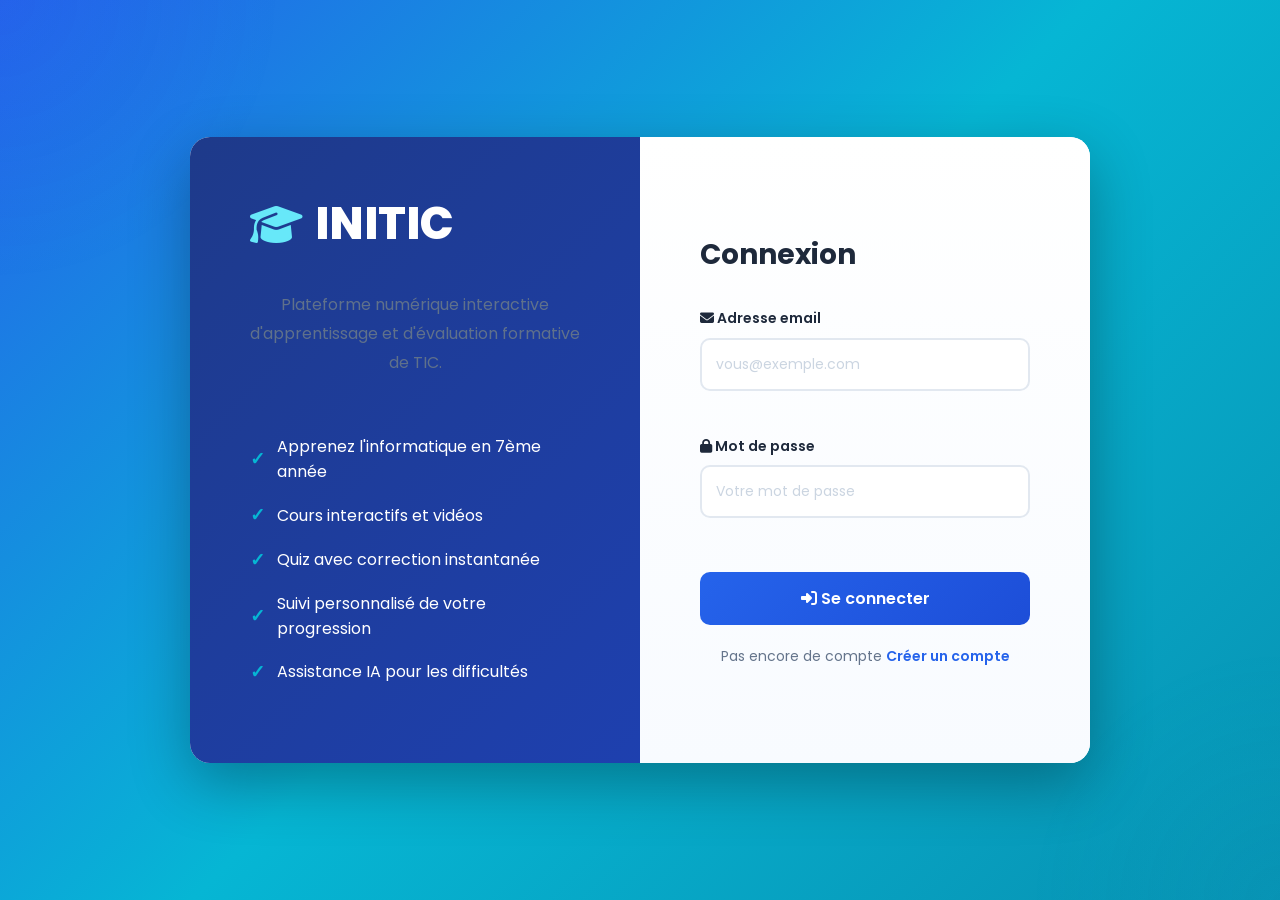
<file: Application/login.html>
<!DOCTYPE html>
<html lang="fr">

<head>
<meta charset="UTF-8">
<meta name="viewport" content="width=device-width, initial-scale=1.0">

<title>Connexion | INITIC</title>

<link rel="stylesheet" href="CSS/responsive.css">
<link rel="stylesheet" href="CSS/authentification.css">

<link href="https://fonts.googleapis.com/css2?family=Poppins:wght@300;400;500;600;700&display=swap" rel="stylesheet">

<link rel="stylesheet" href="https://cdnjs.cloudflare.com/ajax/libs/font-awesome/6.7.1/css/all.min.css">

</head>

<body>

<div class="container">

<div class="left">

<h1><i class="fa-solid fa-graduation-cap"></i> INITIC</h1>

<p>
Plateforme numérique interactive d'apprentissage
et d'évaluation formative de TIC.
</p>

<ul>
<li>Apprenez l'informatique en 7ème année</li>
<li>Cours interactifs et vidéos</li>
<li>Quiz avec correction instantanée</li>
<li>Suivi personnalisé de votre progression</li>
<li>Assistance IA pour les difficultés</li>
</ul>

</div>

<div class="right">

<form id="loginForm">

<h2>Connexion</h2>

<div class="form-group">
<label class="form-label"><i class="fa-solid fa-envelope"></i> Adresse email</label>
<input type="email" id="email" placeholder="vous@exemple.com" required>
</div>

<div class="form-group">
<label class="form-label"><i class="fa-solid fa-lock"></i> Mot de passe</label>
<input type="password" id="password" placeholder="Votre mot de passe" required>
</div>

<button type="submit" aria-label="Soumettre le formulaire de connexion">
<i class="fa-solid fa-sign-in-alt"></i> Se connecter
</button>

<p>
Pas encore de compte
<a href="register.html" aria-label="Créer un nouveau compte">
Créer un compte
</a>
</p>

</form>

</div>

</div>

<script src="JavaScript/authentification.js"></script>

</body>

</html>
</file>
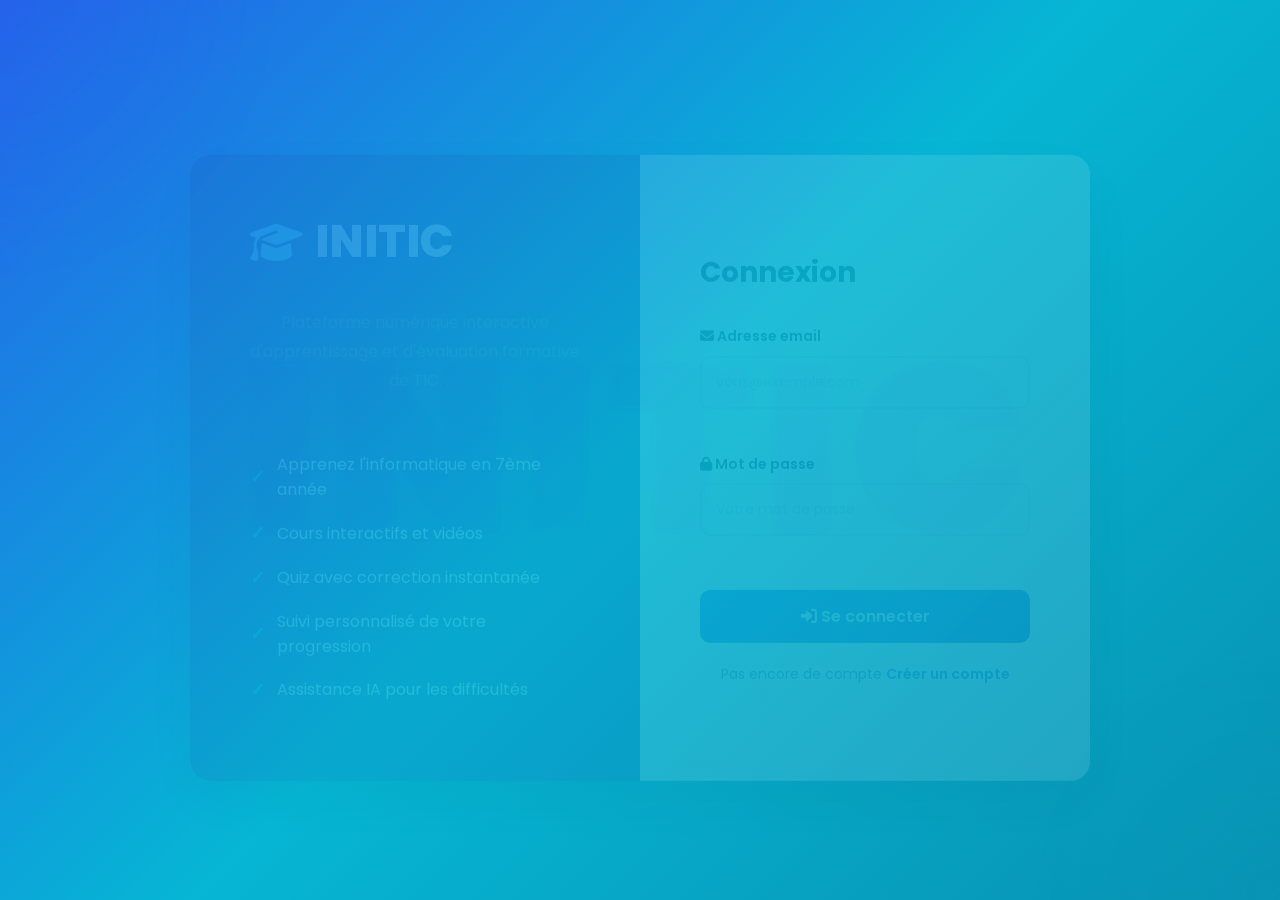
<file: Application/Quiz.html>
<!DOCTYPE html>
<html lang="fr">

<head>
<meta charset="UTF-8">
<meta name="viewport" content="width=device-width, initial-scale=1.0">

<title>Quiz | INITIC</title>

<link rel="stylesheet" href="CSS/responsive.css">
<link rel="stylesheet" href="CSS/Cours.css">

<link href="https://fonts.googleapis.com/css2?family=Poppins:wght@300;400;500;600;700&display=swap" rel="stylesheet">

<link rel="stylesheet" href="https://cdnjs.cloudflare.com/ajax/libs/font-awesome/6.7.1/css/all.min.css">

</head>

<body onload="checkAuth(); updateHeaderWithStudentName(); initializeQuiz();">

<!-- HEADER RESPONSIF -->
<header class="header-responsive" style="background: white; box-shadow: 0 2px 15px rgba(0,0,0,0.05); position: sticky; top: 0; z-index: 100; padding: 15px 5%;">

  <div style="display: flex; justify-content: space-between; align-items: center; width: 100%;">
    
    <!-- LOGO -->
    <div class="logo" style="font-size: 24px; font-weight: 700; color: #2563eb; flex-shrink: 0;">
      <i class="fa-solid fa-graduation-cap"></i> INITIC
    </div>

    <!-- HAMBURGER MENU (mobile) -->
    <button id="hamburger" class="hamburger" aria-label="Menu" style="display: none; background: none; border: none; cursor: pointer; font-size: 24px; color: #2563eb;">
      <i class="fa-solid fa-bars"></i>
    </button>

    <!-- NAVIGATION DESKTOP - centré avec flex-grow -->
    <nav id="navMenu" class="nav-menu" style="display: flex; gap: 3rem; flex-grow: 1; justify-content: center;">
      <a href="index.html" style="text-decoration: none; color: #334155; font-weight: 500; transition: 0.3s;">Accueil</a>
      <a href="Cours.html" style="text-decoration: none; color: #334155; font-weight: 500; transition: 0.3s;">Cours</a>
      <a href="Quiz.html" style="text-decoration: none; color: #2563eb; font-weight: 600; border-bottom: 3px solid #2563eb;">Quiz</a>
      <a href="Resultats.html" style="text-decoration: none; color: #334155; font-weight: 500; transition: 0.3s;">Résultats</a>
      <a href="Assistant.html" style="text-decoration: none; color: #334155; font-weight: 500; transition: 0.3s;">Assistant</a>
    </nav>

    <!-- PROFIL UTILISATEUR -->
    <div class="user-profile" style="display: flex; align-items: center; gap: 1rem; flex-shrink: 0;">
      <span class="user-icon" style="color: #334155; font-weight: 500;">👨‍🎓 Élève</span>
      <button class="logout-button" onclick="logout()">Déconnexion</button>
    </div>
  </div>

  <!-- NAV MOBILE (caché par défaut) -->
  <nav id="mobileNav" class="mobile-nav" style="display: none; flex-direction: column; gap: 1rem; margin-top: 1rem; padding-top: 1rem; border-top: 1px solid #e2e8f0;">
    <a href="index.html">Accueil</a>
    <a href="Cours.html">Cours</a>
    <a href="Quiz.html">Quiz</a>
    <a href="Resultats.html">Résultats</a>
    <a href="Assistant.html">Assistant</a>
    <button class="logout-button" onclick="logout()">Déconnexion</button>
  </nav>

</header>

<!-- CONTENU PRINCIPAL -->
<main class="courses-container" style="max-width: 900px; margin: 0 auto; padding: 2rem 5%; display: block;">

<!-- HEADER SECTION -->
<div style="background: linear-gradient(135deg, #8b5cf6, #7c3aed); color: white; border-radius: 15px; padding: 2rem; margin-bottom: 2rem;">
  <h1 style="font-size: clamp(24px, 5vw, 36px); margin-bottom: 0.5rem;">🧠 Quiz d'évaluation</h1>
  <p style="opacity: 0.95;">Testez vos connaissances et progressez</p>
</div>

<!-- QUIZ CONTAINER - CENTRÉ -->
<div id="quizContainer" style="background: white; border-radius: 15px; padding: 2rem; box-shadow: 0 2px 8px rgba(0,0,0,0.1); margin-bottom: 2rem; display: block;">

  <!-- PROGRESSION -->
  <div style="margin-bottom: 2rem;">
    <div style="display: flex; justify-content: space-between; align-items: center; margin-bottom: 0.75rem; gap: 0.75rem; flex-wrap: wrap;">
      <span style="color: #64748b; font-size: 14px;">
        Question <span id="questionNum">1</span> / <span id="totalQuestions">5</span>
      </span>
      <div style="display: flex; gap: 0.75rem; align-items: center; flex-wrap: wrap;">
        <span style="background: #eff6ff; color: #2563eb; padding: 0.35rem 0.7rem; border-radius: 999px; font-weight: 700; font-size: 13px;">
          Score : <span id="scoreDisplay">0</span>
        </span>
        <span style="color: #2563eb; font-weight: 600; font-size: 14px;">
          ⏱ <span id="timer">60</span>s
        </span>
      </div>
    </div>
    <div style="height: 8px; background: #e2e8f0; border-radius: 10px; overflow: hidden;">
      <div id="progressBar" style="height: 100%; background: linear-gradient(90deg, #8b5cf6, #7c3aed); width: 20%; transition: width 0.3s ease;"></div>
    </div>
  </div>

  <!-- QUESTION -->
  <div style="margin-bottom: 2rem;">
    <h2 id="question" style="color: #1e293b; font-size: clamp(18px, 3vw, 24px); margin-bottom: 1.5rem;">Question</h2>
  </div>

  <!-- OPTIONS -->
  <div id="options" style="display: flex; flex-direction: column; gap: 1rem; margin-bottom: 2rem;"></div>

  <!-- BOUTONS -->
  <div style="display: flex; gap: 1rem; flex-wrap: wrap;">
    <button onclick="previousQuestion()" style="background: #f1f5f9; color: #8b5cf6; padding: 0.75rem 1.5rem; border: 2px solid #8b5cf6; border-radius: 8px; cursor: pointer; font-weight: 600; flex: 1; min-width: 120px;">
      ← Précédent
    </button>
    <button onclick="nextQuestion()" style="background: #8b5cf6; color: white; padding: 0.75rem 1.5rem; border: none; border-radius: 8px; cursor: pointer; font-weight: 600; flex: 1; min-width: 120px;">
      Suivant →
    </button>
    <button onclick="finishQuiz()" style="background: #10b981; color: white; padding: 0.75rem 1.5rem; border: none; border-radius: 8px; cursor: pointer; font-weight: 600; flex: 1; min-width: 120px;">
      Terminer
    </button>
  </div>

</div>

<!-- RÉSULTATS (caché par défaut) -->
<div id="resultContainer" style="display: none; width: 100%;">

  <div style="background: linear-gradient(135deg, #10b981, #059669); color: white; border-radius: 15px; padding: 2rem; margin-bottom: 2rem; text-align: center;">
    <h2 style="font-size: clamp(24px, 5vw, 32px); margin-bottom: 1.5rem;">📊 Résultats du Quiz</h2>
    
    <div style="font-size: 48px; font-weight: 700; margin-bottom: 0.5rem;" id="finalScore">0/5</div>
    <div style="font-size: 24px; margin-bottom: 1rem;" id="finalPercentage">0%</div>
    <div id="feedback" style="font-size: 16px; opacity: 0.95;"></div>
  </div>

  <div id="answersReview" style="background: white; border-radius: 15px; padding: 2rem; box-shadow: 0 2px 8px rgba(0,0,0,0.1); margin-bottom: 2rem;"></div>

  <div style="display: flex; gap: 1rem; flex-wrap: wrap;">
    <button onclick="restartQuiz()" style="background: #8b5cf6; color: white; padding: 0.75rem 1.5rem; border: none; border-radius: 8px; cursor: pointer; font-weight: 600; flex: 1; min-width: 150px;">
      🔄 Nouveau Quiz
    </button>
    <button onclick="window.location.href='Resultats.html'" style="background: #2563eb; color: white; padding: 0.75rem 1.5rem; border: none; border-radius: 8px; cursor: pointer; font-weight: 600; flex: 1; min-width: 150px;">
      Voir mes Résultats
    </button>
  </div>

</div>

</main>

<script src="JavaScript/Protection.js"></script>

<script>
// Hamburger Menu
const hamburger = document.getElementById('hamburger');
const navMenu = document.getElementById('navMenu');
const mobileNav = document.getElementById('mobileNav');

function toggleMobileMenu() {
  if (window.innerWidth <= 768) {
    hamburger.style.display = 'inline-flex';
    navMenu.style.display = 'none';
    mobileNav.classList.remove('open');
  } else {
    hamburger.style.display = 'none';
    navMenu.style.display = 'flex';
    mobileNav.classList.remove('open');
  }
}

hamburger?.addEventListener('click', () => {
  mobileNav.classList.toggle('open');
});

window.addEventListener('resize', toggleMobileMenu);
toggleMobileMenu();

// Quiz Questions Database - mélangées aléatoirement
const questionDatabase = [
  { question: "L'informatique est:  ?", options: ["Une machine", "Une science du traitement automatique de l'information", "Un téléphone"], answer: 1, course: "Les concepts généraux de l'informatique" },
  { question: "Quel logiciel permet de taper un texte ?", options: ["Excel", "Word", "PowerPoint"], answer: 1, course: "Word" },
  { question: "Windows est un ...", options: ["Logiciel système", "Jeu", "Antivirus"], answer: 0, course: "Windows" },
  { question: "Parmi les domaines suivants, lequel utilise l'informatique ? ?", options: ["Santé", "Education", "Les deux"], answer: 2, course: "Matériel" },
  { question: "Qu'est-ce qu'Internet ?", options: ["Un logiciel", "Un réseau mondial", "Un antivirus"], answer: 1, course: "Internet" },
  { question: "Comment ouvrir un fichier dans Word ?", options: ["Ctrl+S", "Ctrl+O", "Ctrl+N"], answer: 1, course: "Word" },
  { question: "L'un des avantages de l'informatique est ?", options: ["Précision", "Lenteur", "Erreur"], answer: 0, course: "Matériel" },
  { question: "Qu'est-ce qu'un navigateur web ?", options: ["Un outil Word", "Un programme pour naviguer sur Internet", "Un type d'antivirus"], answer: 1, course: "Internet" },
  { question: "Le clavier est ?", options: ["Péripherique d'entrée", "Péripherique de sortie", "Péripherique mixte"], answer: 0, course: "Matériel" },
  { question: "Le bureau apparaît?", options: ["Après le démarrage de Windows", "Avant le démarrage", "Pendant la saisie"], answer: 0, course: "Word" },
  { question: "Le bouton Démarrer permet", options: ["D'éteindre l'écran", "D'imprimer", "voir tous les programmes"], answer: 2, course: "Windows" },
  { question: "La barre des tâches se trouve", options: ["Word ", "Bureau", "Excel"], answer: 1, course: "Matériel" },
  { question: "Un dossier sert à ?", options: ["Organiser les fichiers", "Imprimer", "saisir"], answer: 0, course: "Internet" },
  { question: "L'extension .jpg correspond à ...?", options: ["fichier word", "fichier Excel", "Fichier image"], answer: 2, course: "Word" },
  { question: "Lequel est un navigateur ?", options: ["google", "Bing", "Chrome"], answer: 2, course: "Matériel" },
  { question: "La zone de travail sert à ... ?", options: ["Imprimer", "Ecrire un document", "Ouvrir internet"], answer: 1, course: "Internet" }
];

let currentQuestions = [];
let currentQuestionIndex = 0;
let score = 0;
let timeLeft = 60;
let timer;
let userAnswers = [];

function shuffleArray(array) {
  for (let i = array.length - 1; i > 0; i--) {
    const j = Math.floor(Math.random() * (i + 1));
    [array[i], array[j]] = [array[j], array[i]];
  }
  return array;
}

function calculateScore() {
  let currentScore = 0;
  for (let i = 0; i < currentQuestions.length; i++) {
    if (userAnswers[i] === currentQuestions[i].answer) {
      currentScore++;
    }
  }
  return currentScore;
}

function updateScoreDisplay() {
  const currentScore = calculateScore();
  score = currentScore;
  const scoreElement = document.getElementById('scoreDisplay');
  if (scoreElement) {
    scoreElement.textContent = currentScore;
  }
}

function initializeQuiz() {
  currentQuestions = shuffleArray([...questionDatabase]).slice(0, 5);
  userAnswers = new Array(5).fill(null);
  score = 0;
  currentQuestionIndex = 0;
  timeLeft = 60;
  document.getElementById('questionNum').textContent = currentQuestionIndex + 1;
  document.getElementById('totalQuestions').textContent = currentQuestions.length;
  updateScoreDisplay();

  loadQuestion();
  startTimer();
}

function startTimer() {
  timer = setInterval(() => {
    timeLeft--;
    document.getElementById('timer').textContent = timeLeft;
    
    if (timeLeft <= 0) {
      clearInterval(timer);
      finishQuiz();
    }
  }, 1000);
}

function loadQuestion() {
  const q = currentQuestions[currentQuestionIndex];
  document.getElementById('question').textContent = q.question;
  document.getElementById('questionNum').textContent = currentQuestionIndex + 1;
  document.getElementById('totalQuestions').textContent = currentQuestions.length;
  document.getElementById('progressBar').style.width = ((currentQuestionIndex + 1) / currentQuestions.length * 100) + '%';
  updateScoreDisplay();

  const optionsDiv = document.getElementById('options');
  optionsDiv.innerHTML = '';

  q.options.forEach((opt, index) => {
    const button = document.createElement('button');
    const letter = String.fromCharCode(65 + index);
    button.style.cssText = `
      cursor: pointer;
      font-weight: 500;
      transition: 0.3s;
      font-family: 'Poppins', sans-serif;
      font-size: 14px;
    `;
    button.className = 'quiz-option';
    button.innerHTML = `<span class="quiz-option-letter">${letter}</span><span>${opt}</span>`;
    button.onclick = () => selectOption(index);

    if (userAnswers[currentQuestionIndex] === index) {
      button.classList.add('selected');
    }

    button.onmouseover = function() { 
      if (userAnswers[currentQuestionIndex] !== index) {
        this.style.borderColor = '#8b5cf6'; 
      }
    };
    button.onmouseout = function() { 
      if (userAnswers[currentQuestionIndex] !== index) {
        this.style.borderColor = '#e2e8f0'; 
      }
    };

    optionsDiv.appendChild(button);
  });
}

function selectOption(index) {
  userAnswers[currentQuestionIndex] = index;
  updateScoreDisplay();
  loadQuestion();
}

function nextQuestion() {
  if (currentQuestionIndex < currentQuestions.length - 1) {
    currentQuestionIndex++;
    loadQuestion();
  }
}

function previousQuestion() {
  if (currentQuestionIndex > 0) {
    currentQuestionIndex--;
    loadQuestion();
  }
}

function finishQuiz() {
  clearInterval(timer);
  
  // Calculer le score
  score = 0;
  for (let i = 0; i < currentQuestions.length; i++) {
    if (userAnswers[i] === currentQuestions[i].answer) {
      score++;
    }
  }

  // Afficher les résultats
  const percentage = Math.round((score / currentQuestions.length) * 100);
  document.getElementById('finalScore').textContent = score + '/' + currentQuestions.length;
  document.getElementById('finalPercentage').textContent = percentage + '%';

  let feedback = '';
  if (percentage >= 90) feedback = '🏆 Excellent ! Vous maîtrisez très bien le sujet !';
  else if (percentage >= 75) feedback = '⭐ Bon travail ! Continuez vos efforts !';
  else if (percentage >= 50) feedback = '👍 C\'est un bon début. Révisez les notions !';
  else feedback = '📚 Continuez à réviser, vous progresserez !';

  document.getElementById('feedback').textContent = feedback;

  // Afficher l'examen des réponses
  const reviewDiv = document.getElementById('answersReview');
  reviewDiv.innerHTML = '<h3 style="color: #1e293b; margin-bottom: 1rem; font-weight: 700;">Examen des réponses :</h3>';
  
  currentQuestions.forEach((q, i) => {
    const isCorrect = userAnswers[i] === q.answer;
    reviewDiv.innerHTML += `
      <div style="background: ${isCorrect ? '#d1fae5' : '#fee2e2'}; padding: 1rem; border-radius: 8px; margin-bottom: 1rem; border-left: 4px solid ${isCorrect ? '#10b981' : '#ef4444'};">
        <p style="color: #1e293b; font-weight: 600; margin-bottom: 0.5rem;">Q${i+1}: ${q.question}</p>
        <p style="color: #64748b; font-size: 14px; margin-bottom: 0.5rem;">Votre réponse: <strong>${userAnswers[i] !== null ? q.options[userAnswers[i]] : 'Non répondue'}</strong></p>
        <p style="color: #64748b; font-size: 14px;">Réponse correcte: <strong>${q.options[q.answer]}</strong></p>
      </div>
    `;
  });

  // Sauvegarder le score dans localStorage
  let results = JSON.parse(localStorage.getItem('quizResults') || '[]');
  results.push({ score, total: currentQuestions.length, percentage, date: new Date().toISOString() });
  localStorage.setItem('quizResults', JSON.stringify(results));
  localStorage.setItem('lastQuizScore', score);
  localStorage.setItem('lastQuizPercentage', percentage);

  // Afficher les résultats
  document.getElementById('quizContainer').style.display = 'none';
  document.getElementById('resultContainer').style.display = 'block';
}

function restartQuiz() {
  document.getElementById('quizContainer').style.display = 'block';
  document.getElementById('resultContainer').style.display = 'none';
  initializeQuiz();
}
</script>

</body>

</html>
</file>
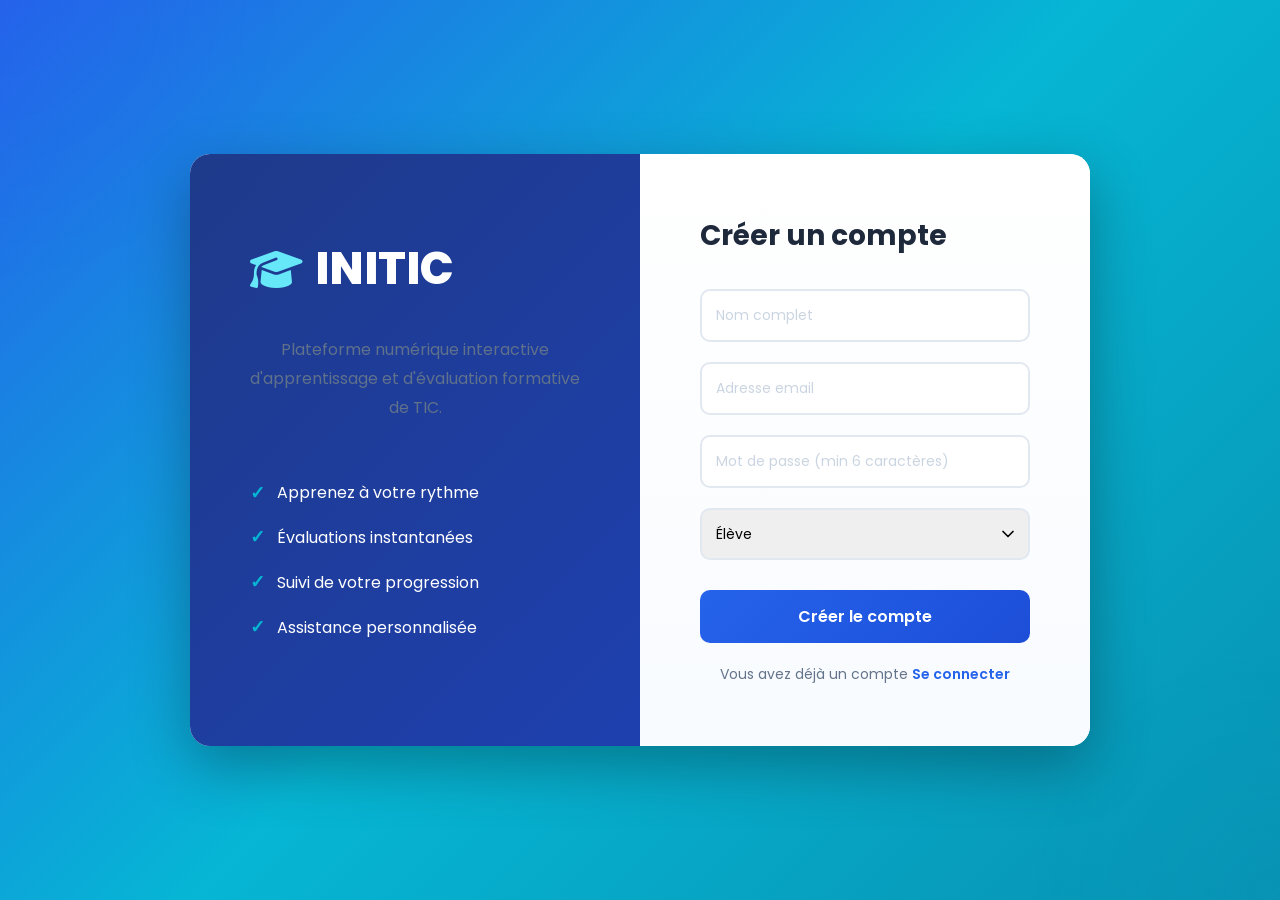
<file: Application/register.html>
<!DOCTYPE html>
<html lang="fr">

<head>

<meta charset="UTF-8">

<meta name="viewport" content="width=device-width, initial-scale=1.0">

<title>Inscription | INITIC</title>

<link rel="stylesheet" href="CSS/responsive.css">
<link rel="stylesheet" href="CSS/authentification.css">
<link href="https://fonts.googleapis.com/css2?family=Poppins:wght@300;400;500;600;700&display=swap" rel="stylesheet">
<link rel="stylesheet" href="https://cdnjs.cloudflare.com/ajax/libs/font-awesome/6.7.1/css/all.min.css">

</head>

<body>

<div class="container">

<div class="left">

<h1><i class="fa-solid fa-graduation-cap"></i> INITIC</h1>

<p>
Plateforme numérique interactive d'apprentissage
et d'évaluation formative de TIC.
</p>

<ul>
<li>Apprenez à votre rythme</li>
<li>Évaluations instantanées</li>
<li>Suivi de votre progression</li>
<li>Assistance personnalisée</li>
</ul>

</div>

<div class="right">

<form id="registerForm">

<h2>Créer un compte</h2>

<input type="text" id="name" placeholder="Nom complet" required>

<input type="email" id="email" placeholder="Adresse email" required>

<input type="password" id="password" placeholder="Mot de passe (min 6 caractères)" required>

<select id="role">
<option value="student">Élève</option>
<option value="teacher">Enseignant</option>
</select>

<button type="submit" aria-label="Créer mon compte et m'inscrire">
Créer le compte
</button>

<p>
Vous avez déjà un compte
<a href="login.html" aria-label="Se connecter">Se connecter</a>
</p>

</form>

</div>

</div>

<script src="JavaScript/authentification.js"></script>

</body>

</html>
</file>
<file: Application/CSS/responsive.css>
/* RESPONSIVE GLOBAL */

:root {
  --primary: #2563eb;
  --primary-dark: #1d4ed8;
  --secondary: #06b6d4;
  --success: #10b981;
  --danger: #ef4444;
  --warning: #f59e0b;
  --light: #f8fafc;
  --dark: #1e293b;
  --gray: #64748b;
  --border: #e2e8f0;
  --radius: 12px;
  --shadow-sm: 0 2px 8px rgba(0,0,0,0.08);
  --shadow-md: 0 5px 15px rgba(0,0,0,0.1);
  --shadow-lg: 0 20px 60px rgba(0,0,0,0.15);
  --surface: #ffffff;
  --muted: #f1f5f9;
  --text: #0f172a;
}

* {
  margin: 0;
  padding: 0;
  box-sizing: border-box;
}

html {
  scroll-behavior: smooth;
}

body {
  position: relative;
  min-height: 100vh;
  font-family: 'Poppins', sans-serif;
  color: var(--dark);
  background: linear-gradient(135deg, #f4f8ff 0%, #eef5ff 42%, #f8fbff 100%);
  line-height: 1.6;
}

body::before {
  content: 'INITIC';
  position: fixed;
  inset: 0;
  z-index: -2;
  display: flex;
  align-items: center;
  justify-content: center;
  font-family: 'Poppins', sans-serif;
  font-weight: 900;
  font-size: clamp(140px, 18vw, 260px);
  color: rgba(37, 99, 235, 0.08);
  text-transform: uppercase;
  letter-spacing: 0.8rem;
  filter: blur(3px);
  opacity: 0.5;
  pointer-events: none;
}

body::after {
  content: '';
  position: fixed;
  inset: 0;
  z-index: -3;
  background: radial-gradient(circle at top left, rgba(37, 99, 235, 0.08), transparent 18%),
              radial-gradient(circle at bottom right, rgba(6, 182, 212, 0.07), transparent 16%);
  pointer-events: none;
}

.header-responsive {
  backdrop-filter: blur(10px);
  border-bottom: 1px solid rgba(226, 232, 240, 0.8);
  box-shadow: 0 10px 30px rgba(37, 99, 235, 0.08);
}

.nav-menu a,
.mobile-nav a,
.teacher-dashboard-link {
  border-radius: 999px;
  padding: 0.5rem 0.85rem;
  line-height: 1;
  font-weight: 600;
}

.nav-menu a:hover,
.mobile-nav a:hover,
.teacher-dashboard-link:hover {
  background: #eff6ff;
  color: var(--primary) !important;
  transform: translateY(-1px);
}

.logout-button {
  display: inline-flex;
  align-items: center;
  justify-content: center;
  vertical-align: middle;
  background: transparent;
  color: #334155;
  border: 1px solid transparent;
  border-radius: 999px;
  padding: 0.45rem 0.8rem;
  line-height: 1;
  font-size: clamp(12px, 2vw, 16px);
  font-weight: 600;
  cursor: pointer;
  transition: background 0.3s ease, color 0.3s ease, transform 0.3s ease;
  box-sizing: border-box;
  text-decoration: none;
  min-width: max-content;
}

.header-responsive .user-profile {
  display: flex;
  align-items: center;
  gap: 1rem;
  margin: 0;
}

.logout-button:hover {
  background: #eff6ff;
  color: var(--primary);
  transform: translateY(-1px);
}

.mobile-nav .logout-button {
  width: 100%;
  text-align: left;
  justify-content: flex-start;
  background: #f8fbff;
  border: 1px solid #dbeafe;
}

.teacher-dashboard-link {
  color: #334155;
  font-weight: 500;
  text-decoration: none;
}

.courses-container,
.assistant-container,
.results-container,
.dashboard-container {
  width: min(100%, 1200px);
}

.course-card,
.competence-card,
.chart-card,
.stat-card,
#quizContainer,
#resultContainer > div,
#chatBox {
  border: 1px solid rgba(226, 232, 240, 0.85);
  box-shadow: 0 14px 35px rgba(15, 23, 42, 0.06);
}

.course-card,
.competence-card,
.chart-card,
.stat-card {
  border-radius: 10px !important;
}

.course-card:hover,
.competence-card:hover,
.stat-card:hover {
  transform: translateY(-3px);
  box-shadow: 0 14px 30px rgba(15, 23, 42, 0.1) !important;
}

.quiz-option {
  align-items: center;
  background: #fff;
  border: 2px solid var(--border);
  border-radius: 10px;
  color: var(--text);
  display: flex;
  gap: 0.85rem;
  min-height: 58px;
  padding: 0.95rem 1rem;
  text-align: left;
  width: 100%;
}

.quiz-option-letter {
  align-items: center;
  background: #eef2ff;
  border-radius: 999px;
  color: #4f46e5;
  display: inline-flex;
  flex: 0 0 34px;
  font-weight: 700;
  height: 34px;
  justify-content: center;
}

.quiz-option.selected {
  background: #f5f3ff !important;
  border-color: #8b5cf6 !important;
  color: #312e81 !important;
}

.quiz-option.selected .quiz-option-letter {
  background: #8b5cf6;
  color: #fff;
}

.message-content {
  overflow-wrap: anywhere;
}

.message.bot .message-content strong {
  color: var(--primary);
}

/* HEADER RESPONSIVE */

.header {
  display: flex;
  justify-content: space-between;
  align-items: center;
  padding: 1rem 2%;
  background: white;
  box-shadow: var(--shadow-sm);
  position: sticky;
  top: 0;
  z-index: 1000;
  gap: 1rem;
}

.logo {
  font-size: clamp(18px, 4vw, 28px);
  font-weight: 700;
  color: var(--primary);
  white-space: nowrap;
}

nav ul {
  display: flex;
  list-style: none;
  gap: clamp(15px, 3vw, 30px);
  flex-wrap: wrap;
  justify-content: center;
}

nav a {
  text-decoration: none;
  color: var(--dark);
  font-weight: 500;
  transition: 0.3s ease;
  font-size: clamp(12px, 2vw, 16px);
}

nav a:hover {
  color: var(--primary);
}

/* BUTTONS */

.btn-primary,
.btn-secondary,
button {
  border: none;
  border-radius: 999px;
  cursor: pointer;
  font-weight: 600;
  transition: all 0.3s ease;
  padding: clamp(10px, 2vw, 15px) clamp(15px, 3vw, 30px);
  font-size: clamp(13px, 2vw, 16px);
  font-family: 'Poppins', sans-serif;
}

.btn-primary {
  background: linear-gradient(135deg, var(--primary), var(--primary-dark));
  color: white;
}

.btn-primary:hover {
  transform: translateY(-3px);
  box-shadow: var(--shadow-md);
}

.btn-secondary {
  background: white;
  border: 2px solid var(--primary);
  color: var(--primary);
}

.btn-secondary:hover {
  background: var(--primary);
  color: white;
}

/* FORMS */

input,
textarea,
select {
  width: 100%;
  padding: clamp(10px, 2vw, 14px);
  border: 2px solid var(--border);
  border-radius: var(--radius);
  font-family: 'Poppins', sans-serif;
  font-size: clamp(13px, 2vw, 14px);
  transition: all 0.3s ease;
}

input:focus,
textarea:focus,
select:focus {
  outline: none;
  border-color: var(--primary);
  box-shadow: 0 0 0 3px rgba(37, 99, 235, 0.1);
}

input::placeholder {
  color: #cbd5e1;
}

/* CARDS */

.card,
.card-preview {
  background: white;
  border-radius: var(--radius);
  padding: clamp(15px, 3vw, 25px);
  box-shadow: var(--shadow-sm);
  transition: all 0.3s ease;
}

.card:hover,
.card-preview:hover {
  transform: translateY(-5px);
  box-shadow: var(--shadow-md);
}

/* PROGRESS BAR */

.progress-bar {
  height: 12px;
  background: var(--border);
  border-radius: 20px;
  overflow: hidden;
  margin: 10px 0;
}

.progress-bar > div {
  height: 100%;
  background: linear-gradient(90deg, var(--primary), var(--secondary));
  border-radius: 20px;
  transition: width 0.3s ease;
}

/* TABLES */

table {
  width: 100%;
  border-collapse: collapse;
  margin: 20px 0;
  font-size: clamp(12px, 2vw, 14px);
}

thead {
  background: var(--light);
  border-bottom: 2px solid var(--border);
}

th, td {
  padding: clamp(8px, 2vw, 12px);
  text-align: left;
}

tbody tr {
  border-bottom: 1px solid var(--border);
  transition: background 0.2s ease;
}

tbody tr:hover {
  background: var(--light);
}

/* RESPONSIVE BREAKPOINTS */

/* Tablets (768px and below) */
@media (max-width: 768px) {
  
  .header {
    padding: 0.75rem 3%;
  }

  nav ul {
    gap: 15px;
  }

  nav a {
    font-size: 14px;
  }

  .nav-menu {
    display: none !important;
  }

  .mobile-nav a,
  .mobile-nav button {
    width: 100%;
  }

  input,
  textarea,
  select,
  button {
    padding: 12px;
    font-size: 14px;
  }

  .card,
  .card-preview {
    padding: 15px;
  }

  table {
    font-size: 12px;
  }

  th, td {
    padding: 8px;
  }

}

/* Small devices (480px and below) */
@media (max-width: 480px) {
  
  .header {
    padding: 0.5rem 2%;
  }

  .logo {
    font-size: 16px;
  }

  nav ul {
    gap: 10px;
  }

  nav a {
    font-size: 12px;
  }

  input,
  textarea,
  select,
  button {
    padding: 10px;
    font-size: 13px;
  }

  .quiz-option {
    min-height: 54px;
    padding: 0.85rem;
  }

  .card,
  .card-preview {
    padding: 12px;
  }

  table {
    font-size: 11px;
    overflow-x: auto;
  }

  th, td {
    padding: 6px;
  }

}

/* Extra small devices (320px and below) */
@media (max-width: 320px) {
  
  .header {
    flex-direction: column;
  }

  .logo {
    font-size: 14px;
  }

  nav ul {
    gap: 8px;
  }

}

/* Mobile navigation improvements */
.header,
.header-responsive {
  display: flex;
  justify-content: space-between;
  align-items: center;
  gap: 1rem;
  flex-wrap: wrap;
}

.logo {
  display: flex;
  align-items: center;
  gap: 0.5rem;
}

.hamburger {
  display: none;
  align-items: center;
  justify-content: center;
  width: 44px;
  height: 44px;
  border-radius: 999px;
  border: 1px solid #dbeafe;
  background: #f8fbff;
  color: #2563eb;
  cursor: pointer;
}

.nav-menu {
  display: flex !important;
  align-items: center;
}

.nav-menu ul,
.mobile-nav {
  display: flex;
  align-items: center;
  gap: 0.75rem;
  list-style: none;
}

.mobile-nav {
  display: none !important;
  width: 100%;
  flex-direction: column;
  align-items: stretch;
  gap: 0.8rem;
  padding-top: 0.9rem;
  margin-top: 0.5rem;
  border-top: 1px solid #e2e8f0;
}

.mobile-nav a,
.mobile-nav button {
  display: block;
  width: 100%;
  padding: 0.7rem 0.8rem;
  border-radius: 10px;
  background: #f8fbff;
  color: #0f172a;
  text-decoration: none;
  font-weight: 600;
}

.mobile-nav a:hover,
.mobile-nav button:hover {
  background: #e8f1ff;
  color: #2563eb;
}

@media (max-width: 768px) {
  .header,
  .header-responsive {
    padding: 0.8rem 4%;
    align-items: center;
  }

  .header-responsive .user-profile .logout-button {
    display: none !important;
  }

  .mobile-nav .logout-button {
    display: flex !important;
    align-items: center;
    justify-content: flex-start;
  }

  .hamburger {
    display: inline-flex !important;
  }

  .nav-menu {
    display: none !important;
  }

  .mobile-nav.open {
    display: flex !important;
  }

  .user-profile {
    width: 100%;
    justify-content: center;
    order: 3;
    margin-top: 0.4rem;
  }

  .hero,
  .features,
  .skills,
  .courses-container,
  .assistant-container,
  .results-container,
  .dashboard-container {
    padding-left: 4%;
    padding-right: 4%;
  }

  .hero {
    flex-direction: column;
    gap: 1.5rem;
  }

  .hero-left,
  .hero-right {
    width: 100%;
  }

  .hero-left h1 {
    font-size: clamp(28px, 7vw, 38px);
  }

  .hero-buttons {
    flex-direction: column;
  }

  .hero-buttons a,
  .hero-buttons button {
    width: 100%;
    text-align: center;
  }

  .courses-grid,
  .feature-grid,
  .stats-grid,
  .competence-grid,
  .charts-section {
    grid-template-columns: 1fr;
  }

  .course-card {
    border-radius: 12px;
  }

  .course-card h3 {
    font-size: 18px;
    line-height: 1.4;
  }

  .course-card p,
  .stat-card p,
  .competence-card p {
    font-size: 14px;
    line-height: 1.6;
  }

  .course-card button,
  .stat-card button {
    padding: 0.8rem 1rem;
    font-size: 14px;
  }

  .results-container,
  .courses-container,
  .assistant-container {
    padding-left: 4%;
    padding-right: 4%;
  }
}

@media (max-width: 480px) {
  .header,
  .header-responsive {
    padding: 0.7rem 3%;
  }

  .logo {
    font-size: 18px;
  }

  .hero-left h1 {
    font-size: clamp(24px, 8vw, 32px);
  }

  .hero-left p,
  .feature-card p,
  .card-preview p {
    font-size: 14px;
  }

  .mobile-nav a,
  .mobile-nav button {
    padding: 0.7rem 0.75rem;
    font-size: 14px;
  }
}
</file>
<file: Application/CSS/Style.css>
*{
margin:0;
padding:0;
box-sizing:border-box;
font-family:'Poppins','Segoe UI',Roboto,Arial,sans-serif;
}

body{
background:linear-gradient(135deg,#f4f8ff 0%,#eef5ff 45%,#f8fbff 100%);
color:#0f172a;
font-family:'Poppins','Segoe UI',Roboto,Arial,sans-serif;
line-height:1.6;
}

section{
position:relative;
}

/* HEADER */

.header{
display:flex;
justify-content:space-between;
align-items:center;
padding:18px 8%;
background:rgba(255,255,255,0.95);
backdrop-filter:blur(16px);
box-shadow:0 10px 30px rgba(37,99,235,0.08);
position:sticky;
top:0;
z-index:100;
border-bottom:1px solid rgba(226,232,240,0.8);
}

.logo{
font-size:24px;
font-weight:800;
color:#2563eb;
letter-spacing:0.02em;
}

nav ul{
display:flex;
list-style:none;
gap:24px;
}

nav a{
text-decoration:none;
color:#334155;
font-weight:600;
transition:0.3s;
padding:8px 12px;
border-radius:999px;
}

nav a:hover{
color:#2563eb;
background:#eff6ff;
}

/* HERO */

.hero{
display:flex;
justify-content:space-between;
align-items:center;
padding:80px 8%;
min-height:90vh;
gap:2rem;
}

.hero-left{
width:55%;
}

.hero-left h1{
font-size:clamp(32px, 4vw, 56px);
line-height:1.15;
margin-bottom:20px;
font-weight:800;
color:#0f172a;
}

.hero-left p{
font-size:18px;
line-height:1.8;
color:#475569;
max-width:680px;
}

.hero-buttons{
margin-top:30px;
display:flex;
gap:15px;
flex-wrap:wrap;
}

.hero-left h1::after {
content:"";
display:block;
width:90px;
height:4px;
margin-top:14px;
border-radius:999px;
background:linear-gradient(90deg,#2563eb,#06b6d4);
}

.btn-primary,
.btn-secondary{
padding:14px 24px;
border:none;
border-radius:999px;
cursor:pointer;
font-size:15px;
font-weight:700;
transition:0.3s;
text-decoration:none;
display:inline-flex;
align-items:center;
justify-content:center;
}

.btn-primary{
background:linear-gradient(135deg,#2563eb,#3b82f6);
color:white;
box-shadow:0 12px 25px rgba(37,99,235,0.2);
}

.btn-primary:hover{
transform:translateY(-2px);
box-shadow:0 16px 30px rgba(37,99,235,0.25);
}

.btn-secondary{
background:white;
border:2px solid #dbeafe;
color:#2563eb;
}

.btn-secondary:hover{
background:#eff6ff;
transform:translateY(-2px);
}

/* CARDS */

.hero-right{
display:grid;
grid-template-columns:1fr;
gap:20px;
width:40%;
}

.card-preview{
background:linear-gradient(135deg,#ffffff 0%,#f8fbff 100%);
padding:24px;
border-radius:20px;
box-shadow:0 16px 40px rgba(15,23,42,0.08);
transition:0.4s;
border:1px solid rgba(226,232,240,0.8);
}

.card-preview:hover{
transform:translateY(-8px);
box-shadow:0 22px 45px rgba(15,23,42,0.12);
}

.card-preview h3{
margin-bottom:10px;
color:#1d4ed8;
font-size:18px;
}

/* FEATURES */

.features{
padding:90px 8%;
background:linear-gradient(180deg,rgba(255,255,255,0.6),rgba(248,250,252,0.9));
}

.features h2,
.skills h2{
text-align:center;
margin-bottom:40px;
font-size:clamp(28px,3vw,38px);
color:#0f172a;
font-weight:800;
}

.feature-grid{
display:grid;
grid-template-columns:repeat(auto-fit,minmax(240px,1fr));
gap:24px;
}

.feature-card{
background:white;
padding:30px;
text-align:center;
border-radius:22px;
box-shadow:0 12px 30px rgba(15,23,42,0.07);
border:1px solid rgba(226,232,240,0.8);
transition:0.3s;
}

.feature-card:hover{
transform:translateY(-5px);
box-shadow:0 18px 35px rgba(15,23,42,0.1);
border-color:#bfdbfe;
}

.feature-card i{
font-size:36px;
margin-bottom:16px;
color:#2563eb;
}

.feature-card h3{
margin-bottom:12px;
color:#0f172a;
}

/* SKILLS */

.skills{
padding:90px 8%;
background:transparent;
}

.skill{
margin-bottom:20px;
background:linear-gradient(135deg,#ffffff 0%,#f8fbff 100%);
padding:16px 18px;
border-radius:16px;
box-shadow:0 10px 20px rgba(15,23,42,0.05);
border:1px solid rgba(226,232,240,0.8);
}

.skill span{
font-weight:700;
color:#0f172a;
}

.progress{
height:12px;
background:#e2e8f0;
border-radius:999px;
margin-top:10px;
overflow:hidden;
}

.progress div{
height:100%;
background:linear-gradient(90deg,#2563eb,#06b6d4);
border-radius:999px;
}

/* FOOTER */

footer{
background:linear-gradient(135deg,#0f172a 0%,#111827 100%);
color:white;
padding:50px 8%;
text-align:center;
box-shadow:inset 0 1px 0 rgba(255,255,255,0.08);
}

footer h3{
margin-bottom:12px;
font-size:24px;
}

/* RESPONSIVE */

@media(max-width:1024px){

.hero{
padding:60px 5%;
}

.hero-left h1{
font-size:45px;
}

.hero-left p{
font-size:16px;
}

nav ul{
gap:16px;
}

nav a{
font-size:14px;
}

}

@media(max-width:768px){

.header{
padding:15px 5%;
}

.logo{
font-size:20px;
}

.hero{
flex-direction:column;
padding:40px 5%;
min-height:auto;
}

.hero-left,
.hero-right{
width:100%;
}

.hero-left{
text-align:left;
margin-bottom:20px;
}

.hero-left h1{
font-size:32px;
line-height:1.25;
}

.hero-left p{
font-size:15px;
}

.hero-buttons{
display:flex;
flex-direction:column;
gap:12px;
margin-top:25px;
}

.btn-primary,
.btn-secondary{
width:100%;
padding:12px 20px;
font-size:14px;
margin-right:0;
}

nav ul{
display:none;
}

.feature-grid{
grid-template-columns:1fr;
gap:15px;
}

.skills,
.features{
padding:60px 5%;
}

.progress{
height:12px;
}

}

@media(max-width:480px){

.header{
padding:12px 3%;
flex-wrap:wrap;
}

.logo{
font-size:18px;
width:100%;
text-align:center;
margin-bottom:10px;
}

nav{
width:100%;
}

nav ul{
display:none;
flex-direction:column;
width:100%;
gap:0;
}

nav ul.mobile-menu{
display:flex;
}

.hero{
padding:24px 3%;
}

.hero-left h1{
font-size:24px;
}

.hero-left p{
font-size:14px;
}

.btn-primary,
.btn-secondary{
padding:10px 15px;
font-size:13px;
}

.card-preview,
.feature-card,
.skill{
padding:16px;
}

.features h2,
skills h2{
font-size:26px;
margin-bottom:24px;
}

}
</file>
<file: Application/CSS/Cours.css>
*{
margin:0;
padding:0;
box-sizing:border-box;
font-family:Poppins,sans-serif;
}

body{
background:#f8fafc;
padding:30px;
}

header{
display:flex;
justify-content:space-between;
align-items:center;
margin-bottom:40px;
}

h1{
color:#0f172a;
}

.recommended{
margin-bottom:40px;
}

.recommend-card{

background:
linear-gradient(
135deg,
#2563eb,
#06b6d4
);

color:white;

padding:30px;

border-radius:20px;

}

.courses-grid{

display:grid;

grid-template-columns:
repeat(auto-fit,minmax(300px,1fr));

gap:25px;

}

.course-card{

background:white;

padding:25px;

border-radius:20px;

box-shadow:
0 5px 15px rgba(0,0,0,.08);

transition:.3s;

}

.course-card:hover{

transform:translateY(-5px);

}

.course-header{

font-size:40px;

margin-bottom:15px;

}

.course-card h3{

margin-bottom:10px;

}

.course-card p{

margin-bottom:20px;

color:#64748b;

}

.progress-bar{

height:12px;

background:#e2e8f0;

border-radius:20px;

overflow:hidden;

margin-bottom:10px;

}

.progress{

height:100%;

background:
linear-gradient(
90deg,
#2563eb,
#06b6d4
);

}

button{

margin-top:15px;

padding:12px 20px;

background:#2563eb;

color:white;

border:none;

border-radius:10px;

cursor:pointer;

}

.viewer{

margin-top:50px;

background:white;

padding:30px;

border-radius:20px;

box-shadow:
0 5px 15px rgba(0,0,0,.08);

}

.hidden{

display:none;

}

video{

width:100%;

margin-top:20px;

border-radius:15px;

}

.resources{

margin-top:20px;

}

.resources a{

text-decoration:none;

font-weight:600;

color:#2563eb;

}

.complete-btn{

background:#16a34a;

margin-top:20px;

}
</file>
<file: Application/CSS/authentification.css>
* {
  margin: 0;
  padding: 0;
  box-sizing: border-box;
  font-family: 'Poppins', sans-serif;
}

body {
  display: flex;
  justify-content: center;
  align-items: center;
  min-height: 100vh;
  background: linear-gradient(135deg, #2563eb 0%, #06b6d4 50%, #0891b2 100%);
  padding: 20px;
}

.container {
  width: 100%;
  max-width: 900px;
  height: auto;
  min-height: 550px;
  background: white;
  display: flex;
  border-radius: 20px;
  overflow: hidden;
  box-shadow: 0 20px 60px rgba(0, 0, 0, 0.3);
  animation: slideIn 0.5s ease-out;
}

@keyframes slideIn {
  from {
    opacity: 0;
    transform: translateY(20px);
  }
  to {
    opacity: 1;
    transform: translateY(0);
  }
}

.left {
  width: 50%;
  background: linear-gradient(135deg, #1e3a8a 0%, #1e40af 100%);
  color: white;
  padding: 60px;
  display: flex;
  flex-direction: column;
  justify-content: center;
}

.left h1 {
  font-size: 45px;
  margin-bottom: 20px;
  font-weight: 800;
  line-height: 1.2;
  display: flex;
  align-items: center;
  gap: 0.75rem;
}

.left h1 i {
  color: #67e8f9;
  font-size: 42px;
}

.left p {
  font-size: 16px;
  line-height: 1.8;
  opacity: 0.95;
  margin-bottom: 1.5rem;
}

.left ul {
  list-style: none;
  margin-top: 2rem;
}

.left li {
  margin-bottom: 1rem;
  display: flex;
  align-items: center;
  gap: 0.75rem;
}

.left li:before {
  content: "✓";
  color: #06b6d4;
  font-weight: bold;
  font-size: 18px;
}

.right {
  width: 50%;
  padding: 60px;
  display: flex;
  justify-content: center;
  align-items: center;
  background: linear-gradient(180deg, #ffffff 0%, #f8fbff 100%);
}

form {
  width: 100%;
  max-width: 400px;
}

h2 {
  margin-bottom: 30px;
  font-size: 28px;
  color: #1e293b;
  font-weight: 700;
}

input,
select {
  width: 100%;
  padding: 14px;
  margin-bottom: 20px;
  border: 2px solid #e2e8f0;
  border-radius: 10px;
  font-size: 14px;
  transition: all 0.3s;
  font-family: 'Poppins', sans-serif;
}

input:focus,
select:focus {
  outline: none;
  border-color: #2563eb;
  box-shadow: 0 0 0 3px rgba(37, 99, 235, 0.1);
  background-color: #f0f9ff;
}

input::placeholder {
  color: #cbd5e1;
}

button {
  width: 100%;
  padding: 14px;
  background: linear-gradient(135deg, #2563eb, #1d4ed8);
  color: white;
  border: none;
  border-radius: 10px;
  cursor: pointer;
  font-size: 16px;
  font-weight: 600;
  transition: all 0.3s;
  margin-top: 10px;
}

button:hover {
  transform: translateY(-2px);
  box-shadow: 0 10px 25px rgba(37, 99, 235, 0.3);
}

button:active {
  transform: translateY(0);
}

p {
  text-align: center;
  margin-top: 20px;
  color: #64748b;
  font-size: 14px;
}

a {
  color: #2563eb;
  text-decoration: none;
  font-weight: 600;
  transition: 0.3s;
}

a:hover {
  color: #1d4ed8;
  text-decoration: underline;
}

select {
  cursor: pointer;
  appearance: none;
  background-image: url("data:image/svg+xml;charset=UTF-8,%3csvg xmlns='http://www.w3.org/2000/svg' viewBox='0 0 24 24' fill='none' stroke='currentColor' stroke-width='2' stroke-linecap='round' stroke-linejoin='round'%3e%3cpolyline points='6 9 12 15 18 9'%3e%3c/polyline%3e%3c/svg%3e");
  background-repeat: no-repeat;
  background-position: right 10px center;
  background-size: 20px;
  padding-right: 40px;
}

.form-group {
  margin-bottom: 1.5rem;
}

.form-label {
  display: block;
  margin-bottom: 0.5rem;
  color: #1e293b;
  font-weight: 600;
  font-size: 14px;
}

.password-toggle {
  position: relative;
  margin-bottom: 20px;
}

.password-toggle input {
  margin-bottom: 0;
  padding-right: 40px;
}

.password-toggle button {
  position: absolute;
  right: 10px;
  top: 42px;
  background: none;
  border: none;
  cursor: pointer;
  color: #64748b;
  padding: 0;
  margin: 0;
  width: auto;
}

/* RESPONSIVE */

@media (max-width: 768px) {
  .container {
    flex-direction: column;
    height: auto;
    border-radius: 15px;
  }

  .left {
    width: 100%;
    padding: 40px;
    text-align: center;
  }

  .right {
    width: 100%;
    padding: 40px;
  }

  .left h1 {
    font-size: 32px;
  }

  form {
    max-width: 100%;
  }

  h2 {
    font-size: 24px;
  }

  input,
  select {
    padding: 12px;
    margin-bottom: 15px;
    font-size: 14px;
  }

  button {
    padding: 12px;
    font-size: 15px;
  }

  p {
    font-size: 13px;
    margin-top: 15px;
  }
}

@media (max-width: 480px) {
  .container {
    border-radius: 10px;
    padding: 0;
  }

  .left {
    padding: 25px;
    display: none;
  }

  .right {
    width: 100%;
    padding: 25px;
  }

  .left h1 {
    font-size: 24px;
  }

  h2 {
    font-size: 20px;
    margin-bottom: 20px;
  }

  input,
  select {
    padding: 12px;
    margin-bottom: 15px;
    font-size: 13px;
  }

  button {
    padding: 12px;
    font-size: 14px;
  }

  p {
    font-size: 12px;
    margin-top: 15px;
  }

  form {
    max-width: 100%;
  }
}
</file>
